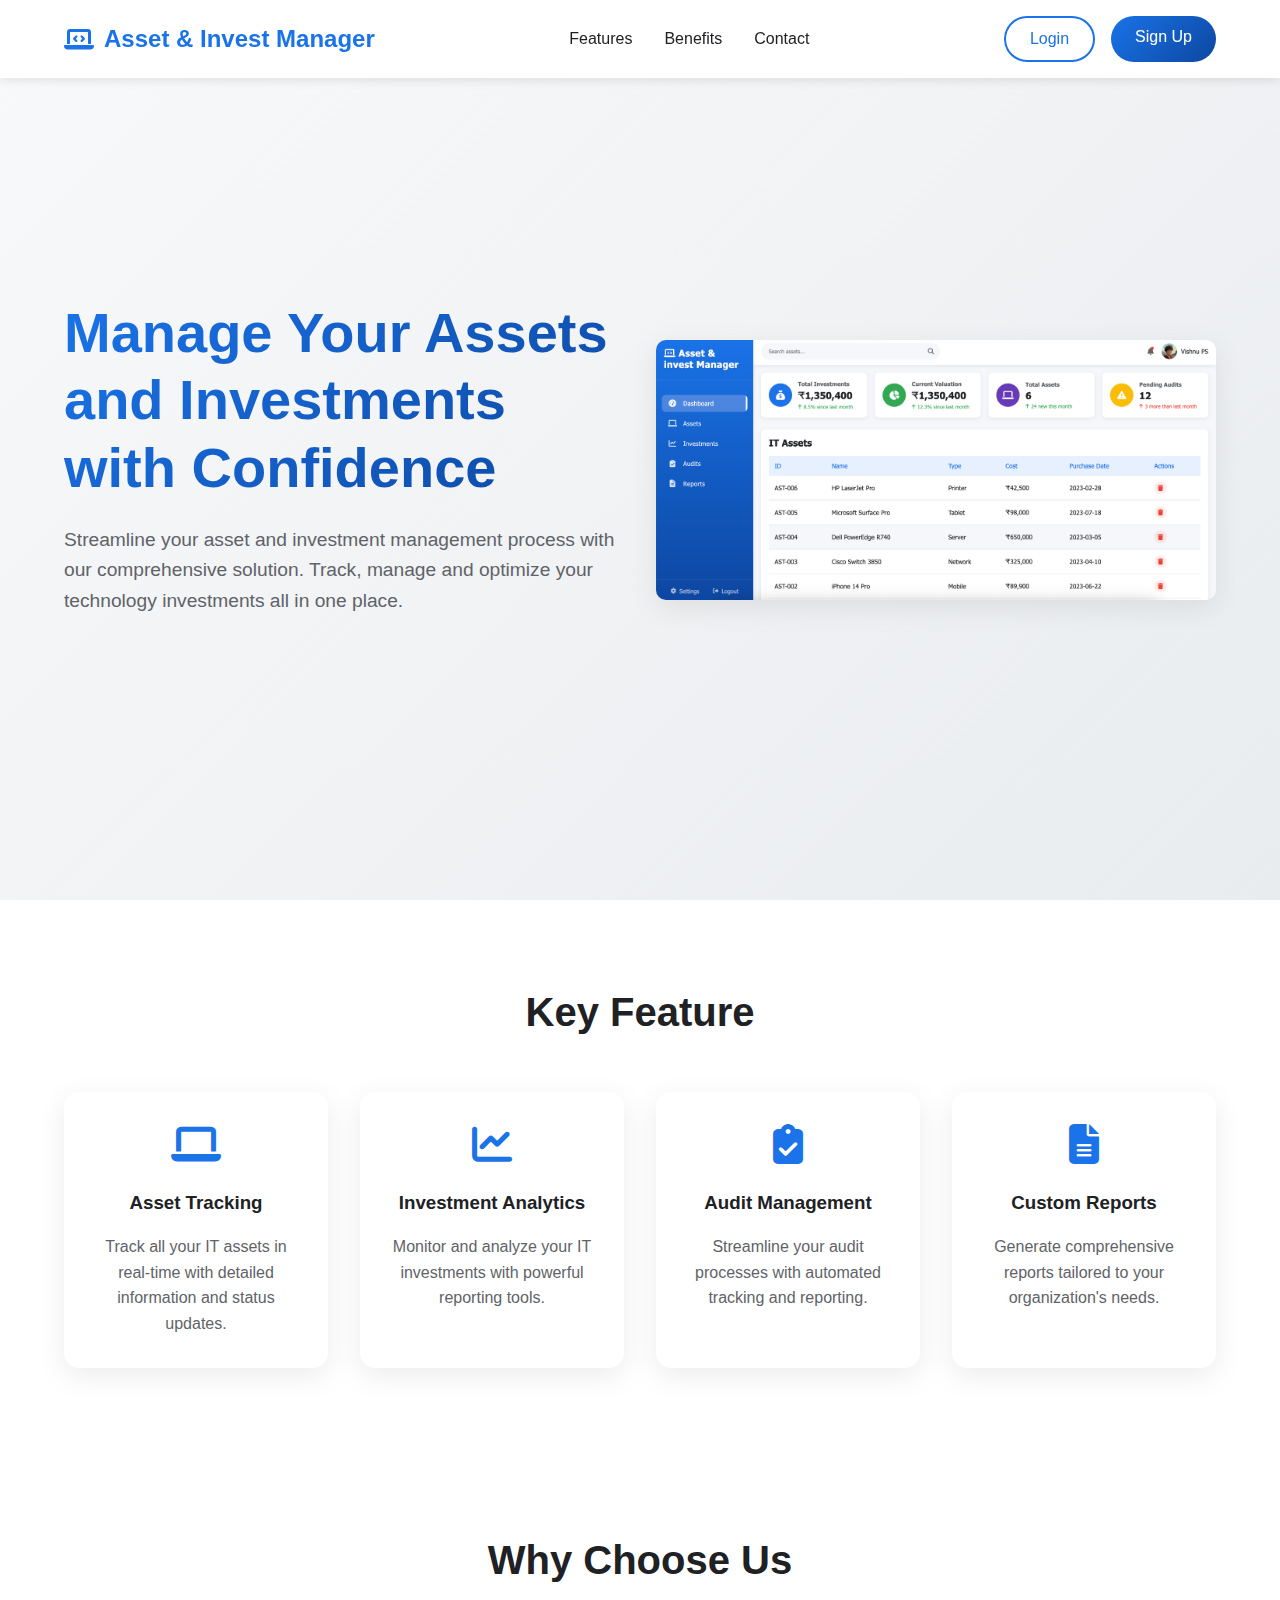
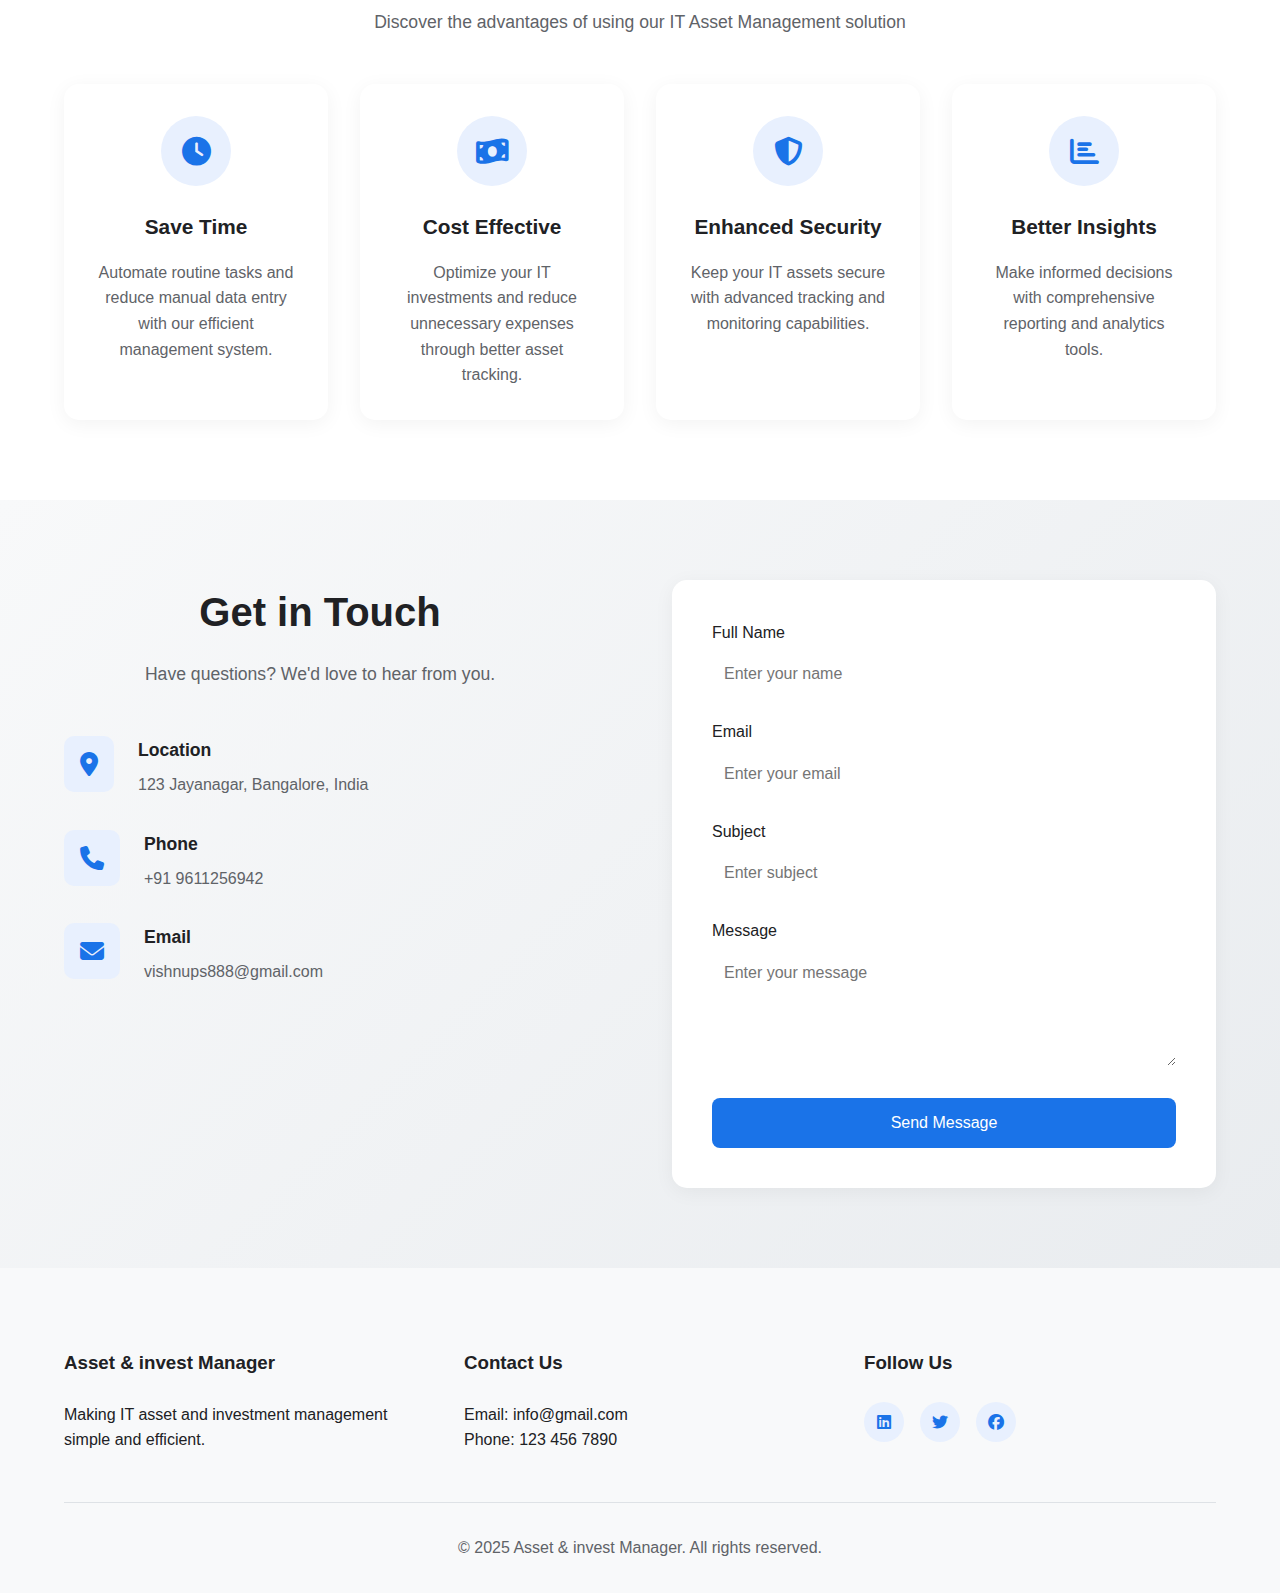
<file: index.html>
<!DOCTYPE html>
<html lang="en">
<head>
    <meta charset="UTF-8">
    <meta name="viewport" content="width=device-width, initial-scale=1.0">
    <title>Manager</title>
    <link rel="stylesheet" href="landing.css">
    <link rel="stylesheet" href="https://cdnjs.cloudflare.com/ajax/libs/font-awesome/6.4.0/css/all.min.css">
</head>
<body>
    <nav class="navbar">
        <div class="nav-brand">
            <i class="fas fa-laptop-code"></i>
            <span>Asset & Invest Manager</span>
        </div>
        <div class="nav-links">
            <a href="#features">Features</a>
            <a href="#benefits">Benefits</a>
            <a href="#contact">Contact</a>
        </div>
        <div class="nav-actions">
            <a href="login.php" class="login-btn">Login</a>
            <a href="signup.php" class="signup-btn">Sign Up</a>
        </div>
    </nav>

    <header class="hero">
        <div class="hero-content">
            <h1>Manage Your Assets and Investments with Confidence</h1>
            <p>Streamline your asset and investment management process with our comprehensive solution. Track, manage and optimize your technology investments all in one place.</p>
        </div>
        <div class="hero-image">
            <img src="dashboard.png" alt="Dashboard Preview">
        </div>
    </header>

    <section id="features" class="features">
        <h2>Key Feature</h2>
        <div class="feature-grid">
            <div class="feature-card">
                <i class="fas fa-laptop"></i>
                <h3>Asset Tracking</h3>
                <p>Track all your IT assets in real-time with detailed information and status updates.</p>
            </div>
            <div class="feature-card">
                <i class="fas fa-chart-line"></i>
                <h3>Investment Analytics</h3>
                <p>Monitor and analyze your IT investments with powerful reporting tools.</p>
            </div>
            <div class="feature-card">
                <i class="fas fa-clipboard-check"></i>
                <h3>Audit Management</h3>
                <p>Streamline your audit processes with automated tracking and reporting.</p>
            </div>
            <div class="feature-card">
                <i class="fas fa-file-alt"></i>
                <h3>Custom Reports</h3>
                <p>Generate comprehensive reports tailored to your organization's needs.</p>
            </div>
        </div>
    </section>

    <section id="benefits" class="benefits">
        <div class="section-header">
            <h2>Why Choose Us</h2>
            <p>Discover the advantages of using our IT Asset Management solution</p>
        </div>
        <div class="benefits-grid">
            <div class="benefit-card">
                <div class="benefit-icon">
                    <i class="fas fa-clock"></i>
                </div>
                <h3>Save Time</h3>
                <p>Automate routine tasks and reduce manual data entry with our efficient management system.</p>
            </div>
            <div class="benefit-card">
                <div class="benefit-icon">
                    <i class="fas fa-money-bill-wave"></i>
                </div>
                <h3>Cost Effective</h3>
                <p>Optimize your IT investments and reduce unnecessary expenses through better asset tracking.</p>
            </div>
            <div class="benefit-card">
                <div class="benefit-icon">
                    <i class="fas fa-shield-alt"></i>
                </div>
                <h3>Enhanced Security</h3>
                <p>Keep your IT assets secure with advanced tracking and monitoring capabilities.</p>
            </div>
            <div class="benefit-card">
                <div class="benefit-icon">
                    <i class="fas fa-chart-bar"></i>
                </div>
                <h3>Better Insights</h3>
                <p>Make informed decisions with comprehensive reporting and analytics tools.</p>
            </div>
        </div>
    </section>

    <section id="contact" class="contact">
        <div class="contact-container">
            <div class="contact-info">
                <div class="section-header">
                    <h2>Get in Touch</h2>
                    <p>Have questions? We'd love to hear from you.</p>
                </div>
                <div class="contact-details">
                    <div class="contact-item">
                        <i class="fas fa-map-marker-alt"></i>
                        <div>
                            <h3>Location</h3>
                            <p>123 Jayanagar, Bangalore, India</p>
                        </div>
                    </div>
                    <div class="contact-item">
                        <i class="fas fa-phone"></i>
                        <div>
                            <h3>Phone</h3>
                            <p>+91 9611256942</p>
                        </div>
                    </div>
                    <div class="contact-item">
                        <i class="fas fa-envelope"></i>
                        <div>
                            <h3>Email</h3>
                            <p>vishnups888@gmail.com</p>
                        </div>
                    </div>
                </div>
            </div>
            <div class="contact-form">
                <form>
                    <div class="form-group">
                        <label for="name">Full Name</label>
                        <input type="text" id="name" placeholder="Enter your name" required>
                    </div>
                    <div class="form-group">
                        <label for="email">Email</label>
                        <input type="email" id="email" placeholder="Enter your email" required>
                    </div>
                    <div class="form-group">
                        <label for="subject">Subject</label>
                        <input type="text" id="subject" placeholder="Enter subject" required>
                    </div>
                    <div class="form-group">
                        <label for="message">Message</label>
                        <textarea id="message" rows="5" placeholder="Enter your message" required></textarea>
                    </div>
                    <button type="submit" class="submit-btn">Send Message</button>
                </form>
            </div>
        </div>
    </section>

    <footer class="footer">
        <div class="footer-content">
            <div class="footer-section">
                <h3>Asset & invest Manager</h3>
                <p>Making IT asset and investment management simple and efficient.</p>
            </div>
            <div class="footer-section">
                <h3>Contact Us</h3>
                <p>Email: info@gmail.com</p>
                <p>Phone: 123 456 7890</p>
            </div>
            <div class="footer-section">
                <h3>Follow Us</h3>
                <div class="social-links">
                    <a href="#"><i class="fab fa-linkedin"></i></a>
                    <a href="#"><i class="fab fa-twitter"></i></a>
                    <a href="#"><i class="fab fa-facebook"></i></a>
                </div>
            </div>
        </div>
        <div class="footer-bottom">
            <p>&copy; 2025 Asset & invest Manager. All rights reserved.</p>
        </div>
    </footer>
</body>
</html>
</file>
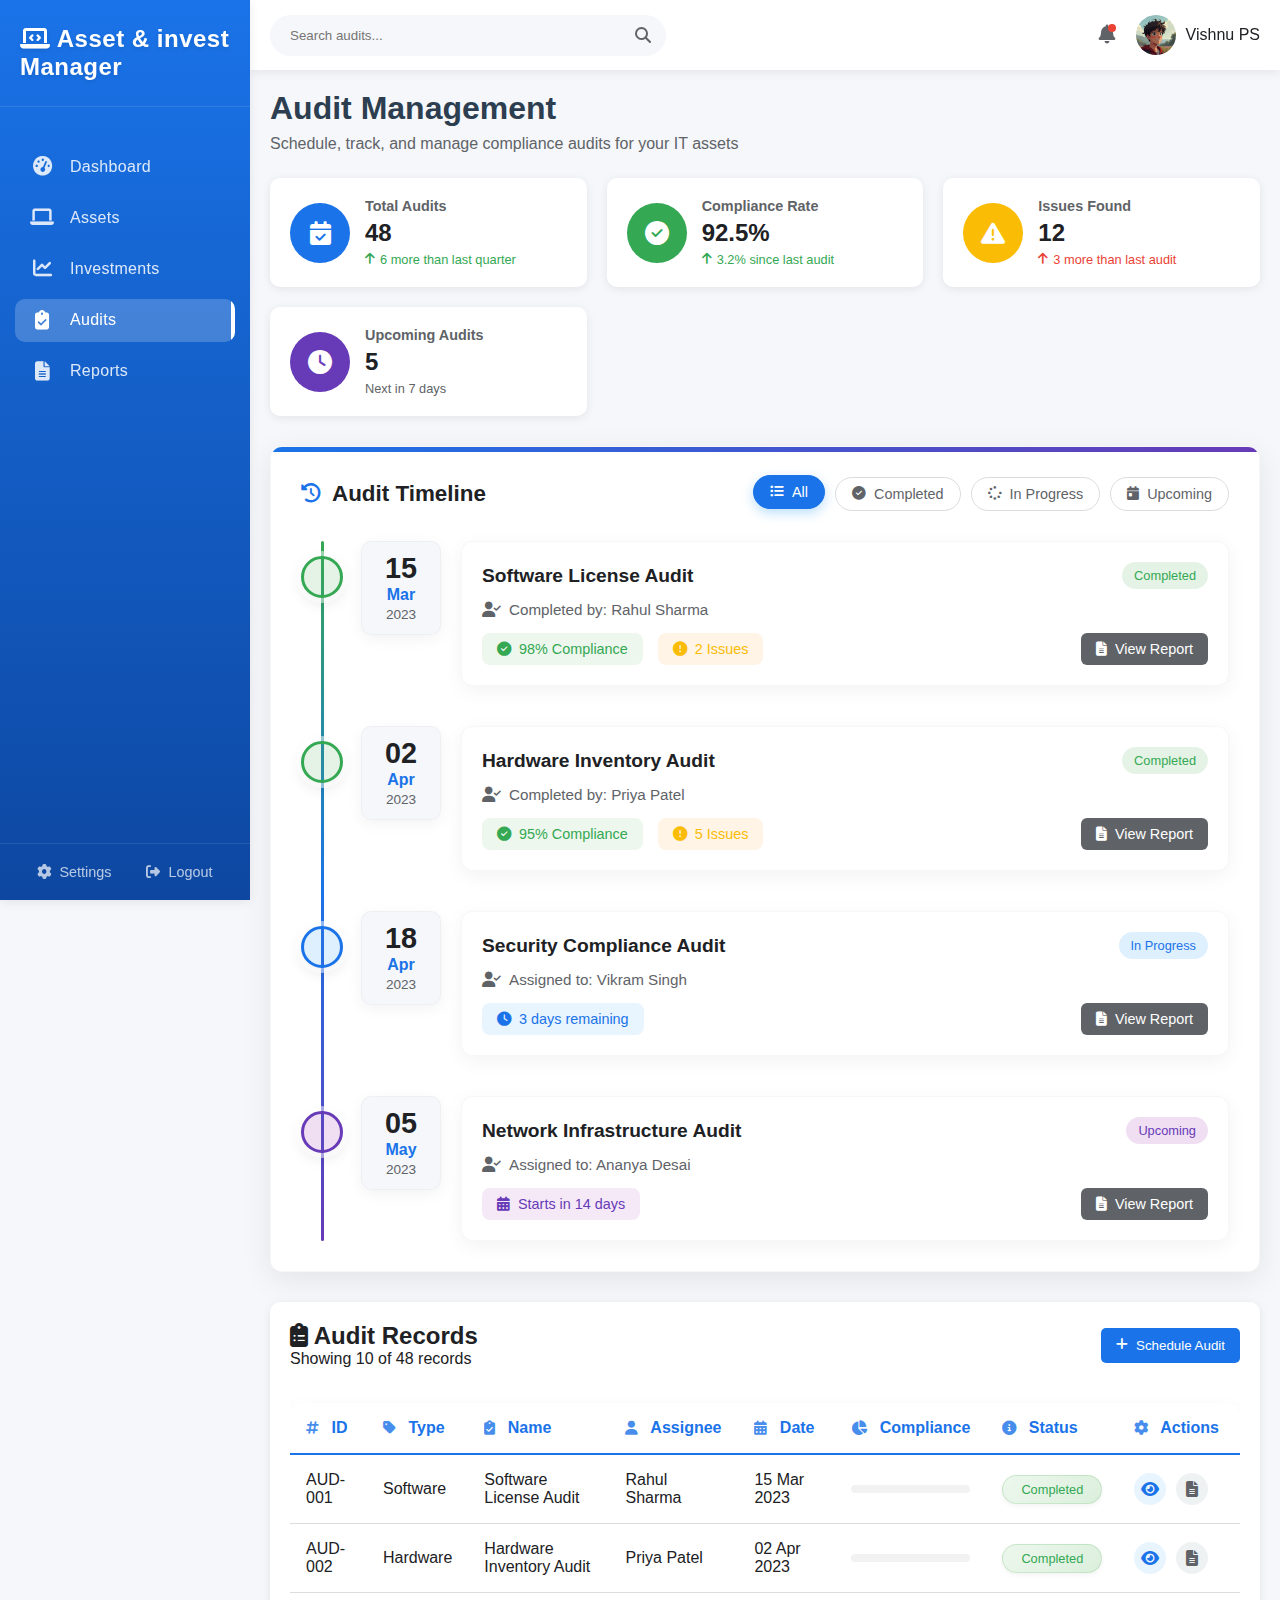
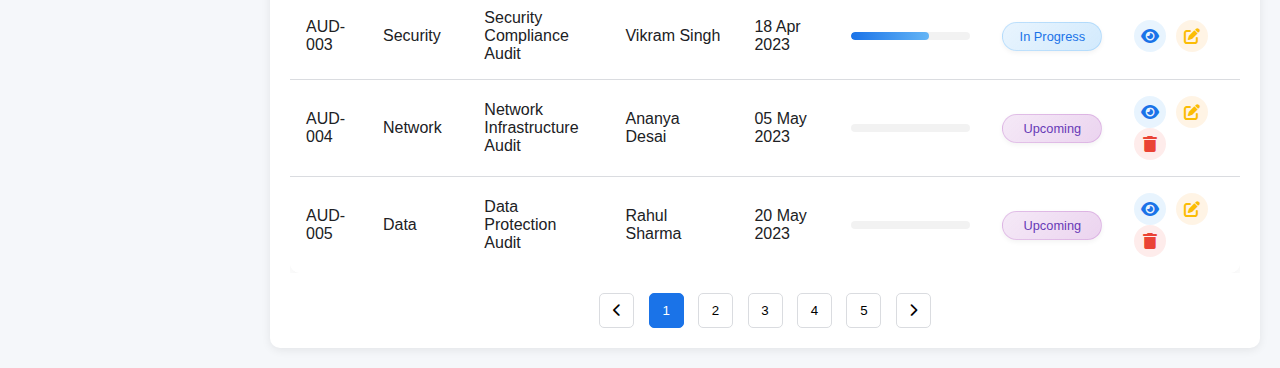
<file: audits.html>
<!DOCTYPE html>
<html lang="en">
<head>
    <meta charset="UTF-8">
    <meta name="viewport" content="width=device-width, initial-scale=1.0">
    <title>IT Asset Management - Audits</title>
    <link rel="stylesheet" href="styles.css">
    <link rel="stylesheet" href="https://cdnjs.cloudflare.com/ajax/libs/font-awesome/6.4.0/css/all.min.css">
</head>
<body>
    <div class="container">
    <!-- Sidebar Navigation -->
    <nav class="sidebar">
        <div class="logo">
            <h2><i class="fas fa-laptop-code"></i> Asset & invest Manager</h2>
        </div>
        <ul class="nav-links">
            <li><a href="dashboard.php"><i class="fas fa-tachometer-alt"></i> Dashboard</a></li>
            <li><a href="assets.php"><i class="fas fa-laptop"></i> Assets</a></li>
            <li><a href="investments.php"><i class="fas fa-chart-line"></i> Investments</a></li>
            <li class="active"><a href="audits.html"><i class="fas fa-clipboard-check"></i> Audits</a></li>
            <li><a href="reports.html"><i class="fas fa-file-alt"></i> Reports</a></li>
        </ul>
        <div class="sidebar-footer">
            <a href="settings.html"><i class="fas fa-cog"></i> Settings</a>
            <a href="index.html"><i class="fas fa-sign-out-alt"></i> Logout</a>
        </div>
    </nav>

        <!-- Main Content Area -->
        <main class="main-content">
            <!-- Top Bar -->
            <div class="top-bar">
                <div class="toggle-btn">
                    <i class="fas fa-bars"></i>
                </div>
                <div class="search-bar">
                    <input type="text" placeholder="Search audits...">
                    <i class="fas fa-search"></i>
                </div>
                <div class="user-profile">
                    <span class="notification-icon"><i class="fas fa-bell"></i></span>
                    <div class="profile-img">
                        <img src="profile.jpeg" alt="User Profile">
                    </div>
                    <span class="user-name">Vishnu PS</span>
                </div>
            </div>

            <!-- Audits Content -->
            <div class="dashboard-content">
                <div class="page-header">
                    <h1>Audit Management</h1>
                    <p>Schedule, track, and manage compliance audits for your IT assets</p>
                </div>

                <!-- Audit Summary Cards -->
                <div class="summary-cards">
                    <div class="card">
                        <div class="card-icon blue">
                            <i class="fas fa-calendar-check"></i>
                        </div>
                        <div class="card-info">
                            <h3>Total Audits</h3>
                            <p class="value">48</p>
                            <p class="change positive"><i class="fas fa-arrow-up"></i> 6 more than last quarter</p>
                        </div>
                    </div>
                    <div class="card">
                        <div class="card-icon green">
                            <i class="fas fa-check-circle"></i>
                        </div>
                        <div class="card-info">
                            <h3>Compliance Rate</h3>
                            <p class="value">92.5%</p>
                            <p class="change positive"><i class="fas fa-arrow-up"></i> 3.2% since last audit</p>
                        </div>
                    </div>
                    <div class="card">
                        <div class="card-icon orange">
                            <i class="fas fa-exclamation-triangle"></i>
                        </div>
                        <div class="card-info">
                            <h3>Issues Found</h3>
                            <p class="value">12</p>
                            <p class="change negative"><i class="fas fa-arrow-up"></i> 3 more than last audit</p>
                        </div>
                    </div>
                    <div class="card">
                        <div class="card-icon purple">
                            <i class="fas fa-clock"></i>
                        </div>
                        <div class="card-info">
                            <h3>Upcoming Audits</h3>
                            <p class="value">5</p>
                            <p class="change neutral">Next in 7 days</p>
                        </div>
                    </div>
                </div>

                <!-- Audit Timeline Section with Enhanced UI -->
                <div class="audit-timeline-section">
                    <div class="section-header">
                        <h2><i class="fas fa-history"></i> Audit Timeline</h2>
                        <div class="timeline-filters">
                            <button class="timeline-filter-btn active" data-filter="all">
                                <i class="fas fa-list-ul"></i> All
                            </button>
                            <button class="timeline-filter-btn" data-filter="completed">
                                <i class="fas fa-check-circle"></i> Completed
                            </button>
                            <button class="timeline-filter-btn" data-filter="in-progress">
                                <i class="fas fa-spinner fa-pulse"></i> In Progress
                            </button>
                            <button class="timeline-filter-btn" data-filter="upcoming">
                                <i class="fas fa-calendar-day"></i> Upcoming
                            </button>
                        </div>
                    </div>
                    <div class="audit-timeline">
                        <div class="timeline-item completed">
                            <div class="timeline-date">
                                <span class="date">15</span>
                                <span class="month">Mar</span>
                                <span class="year">2023</span>
                            </div>
                            <div class="timeline-content">
                                <div class="timeline-header">
                                    <h3>Software License Audit</h3>
                                    <span class="badge success">Completed</span>
                                </div>
                                <p class="timeline-assignee"><i class="fas fa-user-check"></i> Completed by: Rahul Sharma</p>
                                <div class="timeline-details">
                                    <div class="timeline-metric success">
                                        <i class="fas fa-check-circle"></i>
                                        <span>98% Compliance</span>
                                    </div>
                                    <div class="timeline-metric warning">
                                        <i class="fas fa-exclamation-circle"></i>
                                        <span>2 Issues</span>
                                    </div>
                                    <button class="view-report-btn"><i class="fas fa-file-alt"></i> View Report</button>
                                </div>
                            </div>
                        </div>
                        <div class="timeline-item completed">
                            <div class="timeline-date">
                                <span class="date">02</span>
                                <span class="month">Apr</span>
                                <span class="year">2023</span>
                            </div>
                            <div class="timeline-content">
                                <div class="timeline-header">
                                    <h3>Hardware Inventory Audit</h3>
                                    <span class="badge success">Completed</span>
                                </div>
                                <p class="timeline-assignee"><i class="fas fa-user-check"></i> Completed by: Priya Patel</p>
                                <div class="timeline-details">
                                    <div class="timeline-metric success">
                                        <i class="fas fa-check-circle"></i>
                                        <span>95% Compliance</span>
                                    </div>
                                    <div class="timeline-metric warning">
                                        <i class="fas fa-exclamation-circle"></i>
                                        <span>5 Issues</span>
                                    </div>
                                    <button class="view-report-btn"><i class="fas fa-file-alt"></i> View Report</button>
                                </div>
                            </div>
                        </div>
                        <div class="timeline-item in-progress">
                            <div class="timeline-date">
                                <span class="date">18</span>
                                <span class="month">Apr</span>
                                <span class="year">2023</span>
                            </div>
                            <div class="timeline-content">
                                <div class="timeline-header">
                                    <h3>Security Compliance Audit</h3>
                                    <span class="badge primary">In Progress</span>
                                </div>
                                <p class="timeline-assignee"><i class="fas fa-user-check"></i> Assigned to: Vikram Singh</p>
                                <div class="timeline-details">
                                    <div class="timeline-metric primary">
                                        <i class="fas fa-clock"></i>
                                        <span>3 days remaining</span>
                                    </div>
                                    <button class="view-report-btn"><i class="fas fa-file-alt"></i> View Report</button>
                                </div>
                            </div>
                        </div>
                        <div class="timeline-item upcoming">
                            <div class="timeline-date">
                                <span class="date">05</span>
                                <span class="month">May</span>
                                <span class="year">2023</span>
                            </div>
                            <div class="timeline-content">
                                <div class="timeline-header">
                                    <h3>Network Infrastructure Audit</h3>
                                    <span class="badge purple">Upcoming</span>
                                </div>
                                <p class="timeline-assignee"><i class="fas fa-user-check"></i> Assigned to: Ananya Desai</p>
                                <div class="timeline-details">
                                    <div class="timeline-metric purple">
                                        <i class="fas fa-calendar-alt"></i>
                                        <span>Starts in 14 days</span>
                                    </div>
                                    <button class="view-report-btn"><i class="fas fa-file-alt"></i> View Report</button>
                                </div>
                            </div>
                        </div>
                    </div>
                </div>

                <!-- Enhanced Audit Records Table -->
                <div class="table-section">
                    <div class="table-header">
                        <div class="header-left">
                            <h2><i class="fas fa-clipboard-list"></i> Audit Records</h2>
                            <span class="records-count">Showing 10 of 48 records</span>
                        </div>
                        <div class="table-actions">
                            <button class="add-btn" id="add-audit-btn"><i class="fas fa-plus"></i> Schedule Audit</button>
                        </div>
                    </div>
                    
                    <!-- Enhanced Table with Visual Improvements -->
                    <div class="table-container">
                        <table class="audits-table">
                            <thead>
                                <tr>
                                    <th><i class="fas fa-hashtag"></i> ID</th>
                                    <th><i class="fas fa-tag"></i> Type</th>
                                    <th><i class="fas fa-clipboard-check"></i> Name</th>
                                    <th><i class="fas fa-user"></i> Assignee</th>
                                    <th><i class="fas fa-calendar-alt"></i> Date</th>
                                    <th><i class="fas fa-chart-pie"></i> Compliance</th>
                                    <th><i class="fas fa-info-circle"></i> Status</th>
                                    <th><i class="fas fa-cog"></i> Actions</th>
                                </tr>
                            </thead>
                            <tbody>
                                <tr>
                                    <td>AUD-001</td>
                                    <td>Software</td>
                                    <td>Software License Audit</td>
                                    <td>Rahul Sharma</td>
                                    <td>15 Mar 2023</td>
                                    <td>
                                        <div class="progress-bar">
                                            <div class="progress" style="width: 98%"></div>
                                            <span>98%</span>
                                        </div>
                                    </td>
                                    <td><span class="status-badge completed">Completed</span></td>
                                    <td>
                                        <button class="action-btn view" title="View Details"><i class="fas fa-eye"></i></button>
                                        <button class="action-btn report" title="View Report"><i class="fas fa-file-alt"></i></button>
                                    </td>
                                </tr>
                                <tr>
                                    <td>AUD-002</td>
                                    <td>Hardware</td>
                                    <td>Hardware Inventory Audit</td>
                                    <td>Priya Patel</td>
                                    <td>02 Apr 2023</td>
                                    <td>
                                        <div class="progress-bar">
                                            <div class="progress" style="width: 95%"></div>
                                            <span>95%</span>
                                        </div>
                                    </td>
                                    <td><span class="status-badge completed">Completed</span></td>
                                    <td>
                                        <button class="action-btn view" title="View Details"><i class="fas fa-eye"></i></button>
                                        <button class="action-btn report" title="View Report"><i class="fas fa-file-alt"></i></button>
                                    </td>
                                </tr>
                                <tr>
                                    <td>AUD-003</td>
                                    <td>Security</td>
                                    <td>Security Compliance Audit</td>
                                    <td>Vikram Singh</td>
                                    <td>18 Apr 2023</td>
                                    <td>
                                        <div class="progress-bar">
                                            <div class="progress in-progress" style="width: 65%"></div>
                                            <span>65%</span>
                                        </div>
                                    </td>
                                    <td><span class="status-badge in-progress">In Progress</span></td>
                                    <td>
                                        <button class="action-btn view" title="View Details"><i class="fas fa-eye"></i></button>
                                        <button class="action-btn edit" title="Edit"><i class="fas fa-edit"></i></button>
                                    </td>
                                </tr>
                                <tr>
                                    <td>AUD-004</td>
                                    <td>Network</td>
                                    <td>Network Infrastructure Audit</td>
                                    <td>Ananya Desai</td>
                                    <td>05 May 2023</td>
                                    <td>
                                        <div class="progress-bar">
                                            <div class="progress upcoming" style="width: 0%"></div>
                                            <span>0%</span>
                                        </div>
                                    </td>
                                    <td><span class="status-badge upcoming">Upcoming</span></td>
                                    <td>
                                        <button class="action-btn view" title="View Details"><i class="fas fa-eye"></i></button>
                                        <button class="action-btn edit" title="Edit"><i class="fas fa-edit"></i></button>
                                        <button class="action-btn delete" title="Delete"><i class="fas fa-trash"></i></button>
                                    </td>
                                </tr>
                                <tr>
                                    <td>AUD-005</td>
                                    <td>Data</td>
                                    <td>Data Protection Audit</td>
                                    <td>Rahul Sharma</td>
                                    <td>20 May 2023</td>
                                    <td>
                                        <div class="progress-bar">
                                            <div class="progress upcoming" style="width: 0%"></div>
                                            <span>0%</span>
                                        </div>
                                    </td>
                                    <td><span class="status-badge upcoming">Upcoming</span></td>
                                    <td>
                                        <button class="action-btn view" title="View Details"><i class="fas fa-eye"></i></button>
                                        <button class="action-btn edit" title="Edit"><i class="fas fa-edit"></i></button>
                                        <button class="action-btn delete" title="Delete"><i class="fas fa-trash"></i></button>
                                    </td>
                                </tr>
                            </tbody>
                        </table>
                    </div>
                    
                    <!-- Enhanced Pagination -->
                    <div class="pagination">
                        <div class="pagination-controls">
                            <button class="page-btn disabled" title="Previous Page"><i class="fas fa-chevron-left"></i></button>
                            <button class="page-btn active">1</button>
                            <button class="page-btn">2</button>
                            <button class="page-btn">3</button>
                            <button class="page-btn">4</button>
                            <button class="page-btn">5</button>
                            <button class="page-btn" title="Next Page"><i class="fas fa-chevron-right"></i></button>
                        </div>
                    </div>
                </div>
            </div>
        </main>
    </div>

    <!-- Audit Modal -->
    <div class="modal" id="audit-modal">
        <div class="modal-content">
            <div class="modal-header">
                <h2>Schedule New Audit</h2>
                <button class="close-modal"><i class="fas fa-times"></i></button>
            </div>
            <div class="modal-body">
                <form id="audit-form">
                    <div class="form-row">
                        <div class="form-group">
                            <label for="audit-name">Audit Name</label>
                            <input type="text" id="audit-name" required>
                        </div>
                        <div class="form-group">
                            <label for="audit-type-select">Audit Type</label>
                            <select id="audit-type-select" required>
                                <option value="">Select Type</option>
                                <option value="Software">Software License</option>
                                <option value="Hardware">Hardware Inventory</option>
                                <option value="Security">Security Compliance</option>
                                <option value="Network">Network Infrastructure</option>
                                <option value="Data">Data Protection</option>
                            </select>
                        </div>
                    </div>
                    <div class="form-row">
                        <div class="form-group">
                            <label for="audit-assignee-select">Assignee</label>
                            <select id="audit-assignee-select" required>
                                <option value="">Select Assignee</option>
                                <option value="Rahul Sharma">Rahul Sharma</option>
                                <option value="Priya Patel">Priya Patel</option>
                                <option value="Vikram Singh">Vikram Singh</option>
                                <option value="Ananya Desai">Ananya Desai</option>
                            </select>
                        </div>
                        <div class="form-group">
                            <label for="audit-scope">Scope</label>
                            <select id="audit-scope" required>
                                <option value="">Select Scope</option>
                                <option value="Full">Full Organization</option>
                                <option value="Department">Specific Department</option>
                                <option value="Asset Group">Asset Group</option>
                            </select>
                        </div>
                    </div>
                    <div class="form-row">
                        <div class="form-group">
                            <label for="audit-start-date">Start Date</label>
                            <input type="date" id="audit-start-date" required>
                        </div>
                        <div class="form-group">
                            <label for="audit-end-date">End Date</label>
                            <input type="date" id="audit-end-date" required>
                        </div>
                    </div>
                    <div class="form-group full-width">
                        <label for="audit-description">Description & Objectives</label>
                        <textarea id="audit-description" rows="3"></textarea>
                    </div>
                    <div class="form-group full-width">
                        <label for="audit-checklist">Audit Checklist</label>
                        <div class="checklist-items">
                            <div class="checklist-item">
                                <input type="checkbox" id="check1" checked>
                                <label for="check1">Verify all assets are properly tagged</label>
                            </div>
                            <div class="checklist-item">
                                <input type="checkbox" id="check2" checked>
                                <label for="check2">Confirm software licenses match installations</label>
                            </div>
                            <div class="checklist-item">
                                <input type="checkbox" id="check3" checked>
                                <label for="check3">Check security compliance on all devices</label>
                            </div>
                            <div class="checklist-item">
                                <input type="checkbox" id="check4">
                                <label for="check4">Verify asset location matches records</label>
                            </div>
                            <div class="checklist-item">
                                <input type="checkbox" id="check5">
                                <label for="check5">Confirm all assets are accounted for</label>
                            </div>
                        </div>
                    </div>
                    <div class="form-actions">
                        <button type="button" class="cancel-btn">Cancel</button>
                        <button type="submit" class="submit-btn">Schedule Audit</button>
                    </div>
                </form>
            </div>
        </div>
    </div>

    <script src="audits.js"></script>
</body>
</html>
</file>
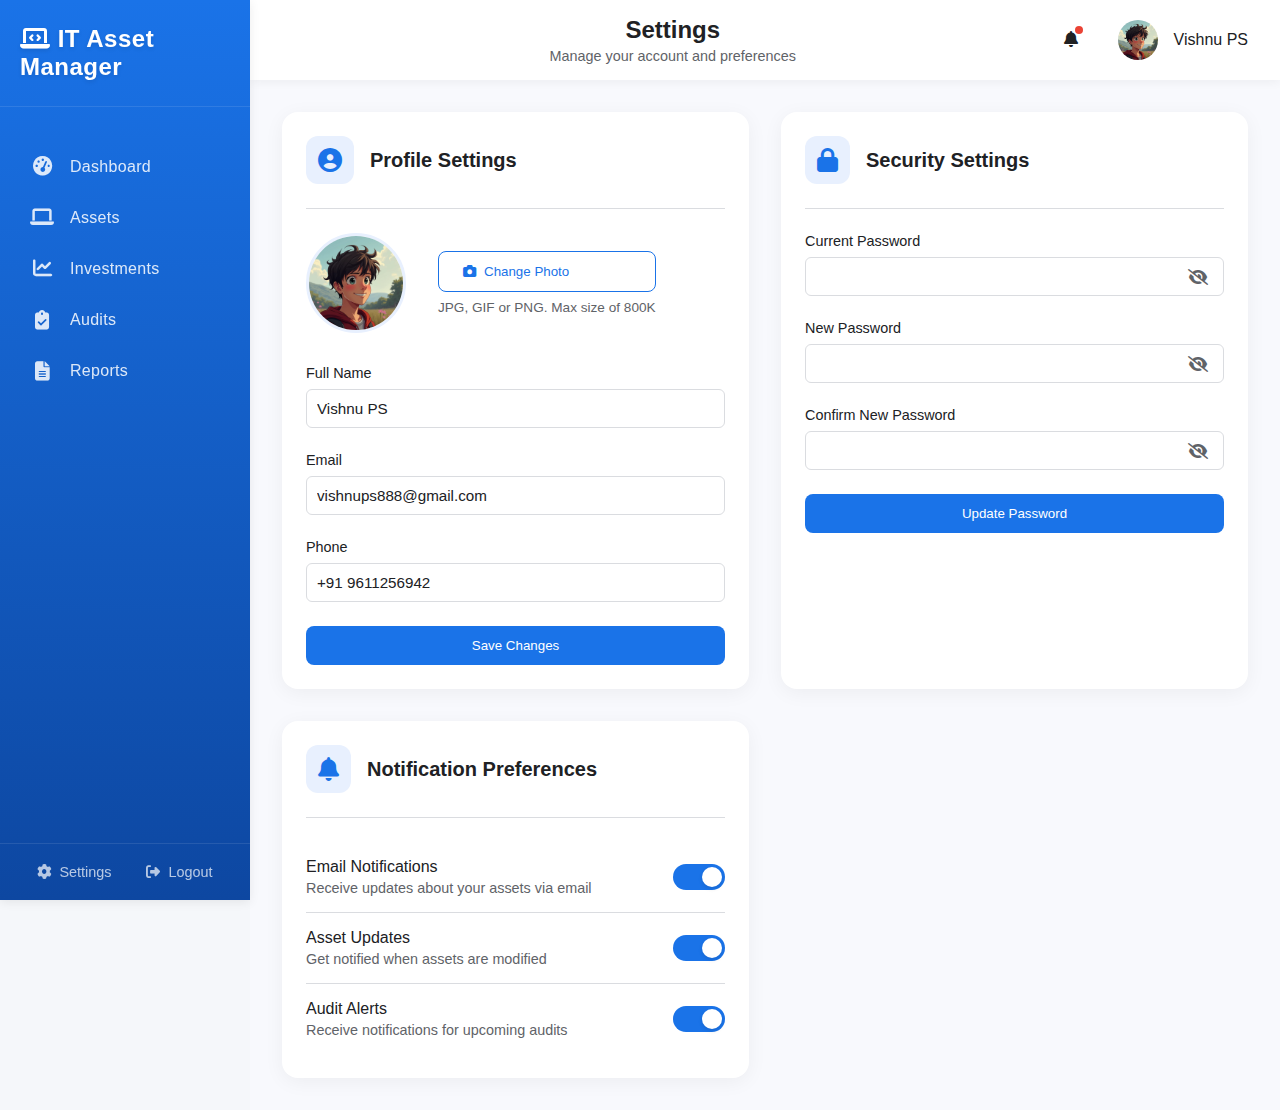
<file: settings.html>
<!DOCTYPE html>
<html lang="en">
<head>
    <meta charset="UTF-8">
    <meta name="viewport" content="width=device-width, initial-scale=1.0">
    <title>IT Asset Management - Settings</title>
    <link rel="stylesheet" href="setting.css">
    <link rel="stylesheet" href="https://cdnjs.cloudflare.com/ajax/libs/font-awesome/6.4.0/css/all.min.css">
</head>
<body>
    <div class="container">
        <!-- Sidebar Navigation -->
        <nav class="sidebar">
            <div class="logo">
                <h2><i class="fas fa-laptop-code"></i> IT Asset Manager</h2>
            </div>
            <ul class="nav-links">
                <li><a href="dashboard.php"><i class="fas fa-tachometer-alt"></i> Dashboard</a></li>
                <li><a href="assets.php"><i class="fas fa-laptop"></i> Assets</a></li>
                <li><a href="investments.php"><i class="fas fa-chart-line"></i> Investments</a></li>
                <li><a href="audits.html"><i class="fas fa-clipboard-check"></i> Audits</a></li>
                <li><a href="reports.html"><i class="fas fa-file-alt"></i> Reports</a></li>
            </ul>
            <div class="sidebar-footer">
                <a href="settings.html" class="active"><i class="fas fa-cog"></i> Settings</a>
                <a href="index.html"><i class="fas fa-sign-out-alt"></i> Logout</a>
            </div>
        </nav>

        <!-- Main Content Area -->
        <main class="main-content">
            <!-- Top Bar -->
            <div class="top-bar">
                <div class="toggle-btn">
                </div>
                <div class="page-title">
                    <h1>Settings</h1>
                    <p>Manage your account and preferences</p>
                </div>
                <div class="user-profile">
                    <span class="notification-icon">
                        <i class="fas fa-bell"></i>
                        <span class="notification-badge"></span>
                    </span>
                    <div class="profile-img">
                        <img src="profile.jpeg" alt="User Profile">
                    </div>
                    <span class="user-name">Vishnu PS</span>
                </div>
            </div>

            <!-- Settings Content -->
            <div class="settings-content">
                <div class="settings-grid">
                    <!-- Profile Settings -->
                    <div class="settings-card">
                        <div class="card-header">
                            <i class="fas fa-user-circle"></i>
                            <h3>Profile Settings</h3>
                        </div>
                        <form class="settings-form">
                            <div class="profile-section">
                                <div class="profile-upload">
                                    <img src="profile.jpeg" alt="Profile">
                                    <div class="upload-actions">
                                        <button type="button" class="upload-btn">
                                            <i class="fas fa-camera"></i>
                                            Change Photo
                                        </button>
                                        <span class="upload-hint">JPG, GIF or PNG. Max size of 800K</span>
                                    </div>
                                </div>
                            </div>
                            <div class="form-group">
                                <label>Full Name</label>
                                <input type="text" value="Vishnu PS" class="form-input">
                            </div>
                            <div class="form-group">
                                <label>Email</label>
                                <input type="email" value="vishnups888@gmail.com" class="form-input">
                            </div>
                            <div class="form-group">
                                <label>Phone</label>
                                <input type="tel" value="+91 9611256942" class="form-input">
                            </div>
                            <button type="submit" class="btn-primary">Save Changes</button>
                        </form>
                    </div>

                    <!-- Password Settings -->
                    <div class="settings-card">
                        <div class="card-header">
                            <i class="fas fa-lock"></i>
                            <h3>Security Settings</h3>
                        </div>
                        <form class="settings-form">
                            <div class="form-group">
                                <label>Current Password</label>
                                <div class="password-input">
                                    <input type="password" class="form-input">
                                    <i class="fas fa-eye-slash"></i>
                                </div>
                            </div>
                            <div class="form-group">
                                <label>New Password</label>
                                <div class="password-input">
                                    <input type="password" class="form-input">
                                    <i class="fas fa-eye-slash"></i>
                                </div>
                            </div>
                            <div class="form-group">
                                <label>Confirm New Password</label>
                                <div class="password-input">
                                    <input type="password" class="form-input">
                                    <i class="fas fa-eye-slash"></i>
                                </div>
                            </div>
                            <button type="submit" class="btn-primary">Update Password</button>
                        </form>
                    </div>

                    <!-- Notification Settings -->
                    <div class="settings-card">
                        <div class="card-header">
                            <i class="fas fa-bell"></i>
                            <h3>Notification Preferences</h3>
                        </div>
                        <div class="settings-toggles">
                            <div class="toggle-item">
                                <div class="toggle-info">
                                    <h4>Email Notifications</h4>
                                    <p>Receive updates about your assets via email</p>
                                </div>
                                <label class="switch">
                                    <input type="checkbox" checked>
                                    <span class="slider"></span>
                                </label>
                            </div>
                            <div class="toggle-item">
                                <div class="toggle-info">
                                    <h4>Asset Updates</h4>
                                    <p>Get notified when assets are modified</p>
                                </div>
                                <label class="switch">
                                    <input type="checkbox" checked>
                                    <span class="slider"></span>
                                </label>
                            </div>
                            <div class="toggle-item">
                                <div class="toggle-info">
                                    <h4>Audit Alerts</h4>
                                    <p>Receive notifications for upcoming audits</p>
                                </div>
                                <label class="switch">
                                    <input type="checkbox" checked>
                                    <span class="slider"></span>
                                </label>
                            </div>
                        </div>
                    </div>
                </div>
            </div>
        </main>
    </div>

    <script src="script.js"></script>
</body>
</html>
</file>
<file: landing.css>
:root {
    --primary-color: #1a73e8;
    --primary-dark: #0d47a1;
    --primary-light: #e8f0fe;
    --secondary-color: #5f6368;
    --text-color: #202124;
    --text-light: #5f6368;
    --background-color: #ffffff;
    --card-shadow: 0 8px 30px rgba(0, 0, 0, 0.08);
    --transition: all 0.3s ease;
}

* {
    margin: 0;
    padding: 0;
    box-sizing: border-box;
    font-family: 'Segoe UI', Tahoma, Geneva, Verdana, sans-serif;
}

body {
    background-color: var(--background-color);
    color: var(--text-color);
    line-height: 1.6;
}

/* Navbar Styles */
.navbar {
    display: flex;
    justify-content: space-between;
    align-items: center;
    padding: 1rem 5%;
    background-color: white;
    box-shadow: 0 2px 10px rgba(0, 0, 0, 0.1);
    position: fixed;
    width: 100%;
    top: 0;
    z-index: 1000;
}

.nav-brand {
    display: flex;
    align-items: center;
    gap: 10px;
    font-size: 1.5rem;
    font-weight: 600;
    color: var(--primary-color);
}

.nav-links {
    display: flex;
    gap: 2rem;
}

.nav-links a {
    text-decoration: none;
    color: var(--text-color);
    font-weight: 500;
    transition: var(--transition);
}

.nav-links a:hover {
    color: var(--primary-color);
}

.nav-actions {
    display: flex;
    gap: 1rem;
}

.login-btn, .signup-btn {
    padding: 0.5rem 1.5rem;
    border-radius: 25px;
    text-decoration: none;
    font-weight: 500;
    transition: var(--transition);
}

.login-btn {
    color: var(--primary-color);
    border: 2px solid var(--primary-color);
}

.signup-btn {
    background: linear-gradient(135deg, var(--primary-color), var(--primary-dark));
    color: white;
}

.login-btn:hover, .signup-btn:hover {
    transform: translateY(-2px);
    box-shadow: 0 5px 15px rgba(0, 0, 0, 0.1);
}

/* Hero Section */
.hero {
    display: flex;
    align-items: center;
    justify-content: space-between;
    padding: 8rem 5% 5rem;
    background: linear-gradient(135deg, #f8f9fa 0%, #e9ecef 100%);
    min-height: 100vh;
}

.hero-content {
    flex: 1;
    max-width: 600px;
}

.hero h1 {
    font-size: 3.5rem;
    margin-bottom: 1.5rem;
    line-height: 1.2;
    background: linear-gradient(135deg, var(--primary-color), var(--primary-dark));
    -webkit-background-clip: text;
    -webkit-text-fill-color: transparent;
}

.hero p {
    font-size: 1.2rem;
    color: var(--text-light);
    margin-bottom: 2rem;
}

.hero-buttons {
    display: flex;
    gap: 1rem;
}

.demo-btn, .learn-btn {
    padding: 1rem 2rem;
    border-radius: 30px;
    text-decoration: none;
    font-weight: 500;
    transition: var(--transition);
}

.demo-btn {
    background: linear-gradient(135deg, var(--primary-color), var(--primary-dark));
    color: white;
}

.learn-btn {
    background: white;
    color: var(--primary-color);
    border: 2px solid var(--primary-color);
}

.hero-image {
    flex: 1;
    max-width: 600px;
    margin-left: 2rem;
}

.hero-image img {
    width: 100%;
    height: auto;
    border-radius: 10px;
    box-shadow: var(--card-shadow);
}

/* Features Section */
.features {
    padding: 5rem 5%;
    text-align: center;
}

.features h2 {
    font-size: 2.5rem;
    margin-bottom: 3rem;
    color: var(--text-color);
}

.feature-grid {
    display: grid;
    grid-template-columns: repeat(auto-fit, minmax(250px, 1fr));
    gap: 2rem;
}

.feature-card {
    background: white;
    padding: 2rem;
    border-radius: 15px;
    box-shadow: var(--card-shadow);
    transition: var(--transition);
}

.feature-card:hover {
    transform: translateY(-10px);
}

.feature-card i {
    font-size: 2.5rem;
    color: var(--primary-color);
    margin-bottom: 1.5rem;
}

.feature-card h3 {
    margin-bottom: 1rem;
    color: var(--text-color);
}

.feature-card p {
    color: var(--text-light);
}

/* CTA Section */
.cta {
    background: linear-gradient(135deg, var(--primary-color), var(--primary-dark));
    padding: 5rem 5%;
    text-align: center;
    color: white;
}

.cta h2 {
    font-size: 2.5rem;
    margin-bottom: 1.5rem;
}

.cta p {
    font-size: 1.2rem;
    margin-bottom: 2rem;
    opacity: 0.9;
}

.cta-btn {
    display: inline-block;
    padding: 1rem 2.5rem;
    background: white;
    color: var(--primary-color);
    text-decoration: none;
    border-radius: 30px;
    font-weight: 500;
    transition: var(--transition);
}

.cta-btn:hover {
    transform: translateY(-3px);
    box-shadow: 0 5px 20px rgba(255, 255, 255, 0.3);
}

/* Footer */
.footer {
    background: #f8f9fa;
    padding: 5rem 5% 2rem;
}

.footer-content {
    display: grid;
    grid-template-columns: repeat(auto-fit, minmax(200px, 1fr));
    gap: 3rem;
    margin-bottom: 3rem;
}

.footer-section h3 {
    color: var(--text-color);
    margin-bottom: 1.5rem;
}

.footer-section a {
    display: block;
    color: var(--text-light);
    text-decoration: none;
    margin-bottom: 0.8rem;
    transition: var(--transition);
}

.footer-section a:hover {
    color: var(--primary-color);
}

.social-links {
    display: flex;
    gap: 1rem;
}

.social-links a {
    width: 40px;
    height: 40px;
    border-radius: 50%;
    background: var(--primary-light);
    display: flex;
    align-items: center;
    justify-content: center;
    color: var(--primary-color);
    transition: var(--transition);
}

.social-links a:hover {
    background: var(--primary-color);
    color: white;
    transform: translateY(-3px);
}

.footer-bottom {
    text-align: center;
    padding-top: 2rem;
    border-top: 1px solid #dee2e6;
    color: var(--text-light);
}

/* Benefits Section */
.benefits {
    padding: 5rem 5%;
    background-color: var(--background-color);
}

.section-header {
    text-align: center;
    margin-bottom: 3rem;
}

.section-header h2 {
    font-size: 2.5rem;
    color: var(--text-color);
    margin-bottom: 1rem;
}

.section-header p {
    color: var(--text-light);
    font-size: 1.1rem;
}

.benefits-grid {
    display: grid;
    grid-template-columns: repeat(auto-fit, minmax(250px, 1fr));
    gap: 2rem;
    max-width: 1200px;
    margin: 0 auto;
}

.benefit-card {
    background: white;
    padding: 2rem;
    border-radius: 15px;
    text-align: center;
    box-shadow: 0 4px 20px rgba(0, 0, 0, 0.05);
    transition: transform 0.3s ease;
}

.benefit-card:hover {
    transform: translateY(-10px);
}

.benefit-icon {
    width: 70px;
    height: 70px;
    background: var(--primary-light);
    border-radius: 50%;
    display: flex;
    align-items: center;
    justify-content: center;
    margin: 0 auto 1.5rem;
}

.benefit-icon i {
    font-size: 1.8rem;
    color: var(--primary-color);
}

.benefit-card h3 {
    color: var(--text-color);
    font-size: 1.3rem;
    margin-bottom: 1rem;
}

.benefit-card p {
    color: var(--text-light);
    line-height: 1.6;
}

/* Contact Section */
.contact {
    padding: 5rem 5%;
    background: linear-gradient(135deg, #f8f9fa 0%, #e9ecef 100%);
}

.contact-container {
    max-width: 1200px;
    margin: 0 auto;
    display: grid;
    grid-template-columns: 1fr 1fr;
    gap: 4rem;
    align-items: start;
}

.contact-info {
    padding-right: 2rem;
}

.contact-details {
    margin-top: 2rem;
}

.contact-item {
    display: flex;
    align-items: flex-start;
    gap: 1.5rem;
    margin-bottom: 2rem;
}

.contact-item i {
    font-size: 1.5rem;
    color: var(--primary-color);
    background: var(--primary-light);
    padding: 1rem;
    border-radius: 10px;
}

.contact-item h3 {
    color: var(--text-color);
    font-size: 1.1rem;
    margin-bottom: 0.5rem;
}

.contact-item p {
    color: var(--text-light);
}

.contact-form {
    background: white;
    padding: 2.5rem;
    border-radius: 15px;
    box-shadow: 0 4px 20px rgba(0, 0, 0, 0.05);
}

.form-group {
    margin-bottom: 1.5rem;
}

.form-group label {
    display: block;
    margin-bottom: 0.5rem;
    color: var(--text-color);
    font-weight: 500;
}

.form-group input,
.form-group textarea {
    width: 100%;
    padding: 0.75rem;
    border: 1px solid var(--border-color);
    border-radius: 8px;
    font-size: 1rem;
    transition: all 0.3s ease;
}

.form-group input:focus,
.form-group textarea:focus {
    border-color: var(--primary-color);
    box-shadow: 0 0 0 3px var(--primary-light);
    outline: none;
}

.submit-btn {
    width: 100%;
    padding: 1rem;
    background: var(--primary-color);
    color: white;
    border: none;
    border-radius: 8px;
    font-size: 1rem;
    font-weight: 500;
    cursor: pointer;
    transition: all 0.3s ease;
}

.submit-btn:hover {
    background: var(--primary-dark);
    transform: translateY(-2px);
    box-shadow: 0 4px 12px rgba(26, 115, 232, 0.2);
}

/* Responsive Design */
@media (max-width: 768px) {
    .navbar {
        padding: 1rem;
    }

    .nav-links {
        display: none;
    }

    .hero {
        flex-direction: column;
        text-align: center;
        padding: 6rem 1rem 3rem;
    }

    .hero h1 {
        font-size: 2.5rem;
    }

    .hero-image {
        margin: 3rem 0 0;
    }

    .features {
        padding: 3rem 1rem;
    }

    .cta {
        padding: 3rem 1rem;
    }

    .footer {
        padding: 3rem 1rem 1rem;
    }

    .contact-container {
        grid-template-columns: 1fr;
        gap: 2rem;
    }

    .contact-info {
        padding-right: 0;
    }

    .section-header h2 {
        font-size: 2rem;
    }
}
</file>
<file: styles.css>
/* Base Styles and Variables */
:root {
    --primary-color: #1a73e8;
    --primary-light: #e8f0fe;
    --secondary-color: #5f6368;
    --success-color: #34a853;
    --warning-color: #fbbc05;
    --danger-color: #ea4335;
    --purple-color: #673ab7;
    --background-color: #f5f7fa;
    --card-color: #ffffff;
    --text-color: #202124;
    --text-light: #5f6368;
    --border-color: #dadce0;
    --sidebar-width: 250px;
    --topbar-height: 70px;
    --shadow: 0 2px 10px rgba(0, 0, 0, 0.08);
    --transition: all 0.3s ease;
}

* {
    margin: 0;
    padding: 0;
    box-sizing: border-box;
    font-family: 'Segoe UI', Tahoma, Geneva, Verdana, sans-serif;
}

body {
    background-color: var(--background-color);
    color: var(--text-color);
}

.container {
    display: flex;
    min-height: 100vh;
}

/* Sidebar Styles */
.sidebar {
    width: var(--sidebar-width);
    background: linear-gradient(to bottom, #1a73e8, #0d47a1);
    box-shadow: var(--shadow);
    display: flex;
    flex-direction: column;
    position: fixed;
    height: 100%;
    z-index: 100;
    transition: var(--transition);
    color: white;
}

.logo {
    padding: 25px 20px;
    border-bottom: 1px solid rgba(255, 255, 255, 0.1);
    display: flex;
    align-items: center;
    justify-content: center;
}

.logo h2 {
    color: white;
    font-size: 1.5rem;
    font-weight: 600;
    letter-spacing: 0.5px;
    text-shadow: 0 2px 4px rgba(0, 0, 0, 0.1);
}

.nav-links {
    list-style: none;
    margin-top: 30px;
    flex: 1;
    padding: 0 15px;
}

.nav-links li {
    margin: 8px 0;
    border-radius: 10px;
    transition: all 0.4s ease;
    position: relative;
    overflow: hidden;
}

.nav-links li::before {
    content: '';
    position: absolute;
    left: 0;
    top: 0;
    height: 100%;
    width: 0;
    background-color: rgba(255, 255, 255, 0.1);
    z-index: -1;
    transition: width 0.3s ease;
    border-radius: 10px;
}

.nav-links li:hover::before {
    width: 100%;
}

.nav-links li.active {
    background-color: rgba(255, 255, 255, 0.2);
}

.nav-links li.active::after {
    content: '';
    position: absolute;
    right: 0;
    top: 0;
    height: 100%;
    width: 4px;
    background-color: white;
    border-radius: 0 10px 10px 0;
}

.nav-links a {
    text-decoration: none;
    color: rgba(255, 255, 255, 0.85);
    display: flex;
    align-items: center;
    padding: 12px 15px;
    font-weight: 500;
    letter-spacing: 0.3px;
    transition: all 0.3s ease;
}

.nav-links li.active a {
    color: white;
}

.nav-links li:hover a {
    color: white;
    transform: translateX(5px);
}

.nav-links a i {
    margin-right: 15px;
    font-size: 1.2rem;
    min-width: 25px;
    display: flex;
    justify-content: center;
    transition: all 0.3s ease;
}

.nav-links li:hover a i {
    transform: scale(1.2);
}

.sidebar-footer {
    padding: 20px;
    border-top: 1px solid rgba(255, 255, 255, 0.1);
    display: flex;
    justify-content: space-around;
    margin-top: auto;
}

.sidebar-footer a {
    text-decoration: none;
    color: rgba(255, 255, 255, 0.7);
    font-size: 0.9rem;
    display: flex;
    align-items: center;
    transition: all 0.3s ease;
}

.sidebar-footer a i {
    margin-right: 8px;
}

.sidebar-footer a:hover {
    color: white;
    transform: translateY(-2px);
}

/* Main Content Styles */
.main-content {
    flex: 1;
    margin-left: var(--sidebar-width);
    transition: var(--transition);
}

/* Top Bar Styles */
.top-bar {
    height: var(--topbar-height);
    background-color: var(--card-color);
    box-shadow: var(--shadow);
    display: flex;
    align-items: center;
    justify-content: space-between;
    padding: 0 20px;
    position: sticky;
    top: 0;
    z-index: 99;
}

.toggle-btn {
    display: none;
    cursor: pointer;
    font-size: 1.5rem;
    color: var(--text-light);
}

.search-bar {
    display: flex;
    align-items: center;
    background-color: var(--background-color);
    border-radius: 30px;
    padding: 8px 15px;
    width: 40%;
}

.search-bar input {
    border: none;
    background: transparent;
    outline: none;
    width: 100%;
    padding: 5px;
    color: var(--text-color);
}

.search-bar i {
    color: var(--text-light);
    margin-left: 10px;
}

.user-profile {
    display: flex;
    align-items: center;
}

.notification-icon {
    margin-right: 20px;
    font-size: 1.2rem;
    color: var(--text-light);
    cursor: pointer;
    position: relative;
}

.notification-icon::after {
    content: '';
    position: absolute;
    top: 0;
    right: 0;
    width: 8px;
    height: 8px;
    background-color: var(--danger-color);
    border-radius: 50%;
}

.profile-img {
    width: 40px;
    height: 40px;
    border-radius: 50%;
    overflow: hidden;
    margin-right: 10px;
}

.profile-img img {
    width: 100%;
    height: 100%;
    object-fit: cover;
}

.user-name {
    font-weight: 500;
}

/* Dashboard Content Styles */
.dashboard-content {
    padding: 20px;
}

/* Summary Cards Styles */
.summary-cards {
    display: grid;
    grid-template-columns: repeat(auto-fit, minmax(250px, 1fr));
    gap: 20px;
    margin-bottom: 30px;
}

.card {
    background-color: var(--card-color);
    border-radius: 10px;
    box-shadow: var(--shadow);
    padding: 20px;
    display: flex;
    align-items: center;
    transition: var(--transition);
}

.card:hover {
    transform: translateY(-5px);
    box-shadow: 0 5px 15px rgba(0, 0, 0, 0.1);
}

.card-icon {
    width: 60px;
    height: 60px;
    border-radius: 50%;
    display: flex;
    align-items: center;
    justify-content: center;
    margin-right: 15px;
    font-size: 1.5rem;
    color: white;
}

.card-icon.blue {
    background-color: var(--primary-color);
}

.card-icon.green {
    background-color: var(--success-color);
}

.card-icon.purple {
    background-color: var(--purple-color);
}

.card-icon.orange {
    background-color: var(--warning-color);
}

.card-info h3 {
    font-size: 0.9rem;
    color: var(--text-light);
    margin-bottom: 5px;
}

.card-info .value {
    font-size: 1.5rem;
    font-weight: 600;
    margin-bottom: 5px;
}

.card-info .change {
    font-size: 0.8rem;
    display: flex;
    align-items: center;
}

.change.positive {
    color: var(--success-color);
}

.change.negative {
    color: var(--danger-color);
}

.change i {
    margin-right: 5px;
}

/* Table Section Styles */
.table-section {
    background-color: var(--card-color);
    border-radius: 10px;
    box-shadow: var(--shadow);
    padding: 20px;
}

.table-header {
    display: flex;
    justify-content: space-between;
    align-items: center;
    margin-bottom: 20px;
}

.add-btn {
    background-color: var(--primary-color);
    color: white;
    border: none;
    border-radius: 5px;
    padding: 10px 15px;
    cursor: pointer;
    display: flex;
    align-items: center;
    transition: var(--transition);
}

.add-btn i {
    margin-right: 8px;
}

.add-btn:hover {
    background-color: #0d5bcd;
}

.table-container {
    overflow-x: auto;
}

.assets-table {
    width: 100%;
    border-collapse: collapse;
}

.assets-table th, .assets-table td {
    padding: 15px;
    text-align: left;
    border-bottom: 1px solid var(--border-color);
}

.assets-table th {
    background-color: var(--primary-light);
    color: var(--primary-color);
    font-weight: 500;
}

.assets-table tr:hover {
    background-color: var(--background-color);
}

.action-btn {
    background: none;
    border: none;
    cursor: pointer;
    font-size: 1rem;
    margin-right: 5px;
    transition: var(--transition);
}

.action-btn.edit {
    color: var(--primary-color);
}

.action-btn.delete {
    color: var(--danger-color);
}

.action-btn:hover {
    transform: scale(1.2);
}

/* Pagination Styles */
.pagination {
    display: flex;
    justify-content: center;
    margin-top: 20px;
}

.page-btn {
    width: 35px;
    height: 35px;
    border-radius: 5px;
    border: 1px solid var(--border-color);
    background-color: var(--card-color);
    margin: 0 5px;
    cursor: pointer;
    transition: var(--transition);
}

.page-btn.active {
    background-color: var(--primary-color);
    color: white;
    border-color: var(--primary-color);
}

.page-btn:hover:not(.active) {
    background-color: var(--primary-light);
}

/* Responsive Styles */
@media screen and (max-width: 1024px) {
    .summary-cards {
        grid-template-columns: repeat(2, 1fr);
    }
}

@media screen and (max-width: 768px) {
    .sidebar {
        width: 250px;
    }
    
    .main-content {
        margin-left: 0;
    }
    
    .toggle-btn {
        display: block;
    }
    
    .search-bar {
        width: 60%;
    }
    
    .user-name {
        display: none;
    }
}

@media screen and (max-width: 576px) {
    .summary-cards {
        grid-template-columns: 1fr;
    }
    
    .search-bar {
        width: 50%;
    }
    
    .table-header {
        flex-direction: column;
        align-items: flex-start;
    }
    
    .add-btn {
        margin-top: 10px;
    }
}

/* Assets Page Specific Styles */
.page-header {
    margin-bottom: 25px;
}

.page-header h1 {
    font-size: 2rem;
    font-weight: 600;
    color: #2c3e50;
    margin-bottom: 8px;
}

.page-header p {
    color: var(--text-light);
    font-size: 1rem;
}

/* Enhanced Filter Section Styles */
.filter-section {
    background-color: var(--card-color);
    border-radius: 12px;
    box-shadow: 0 5px 20px rgba(0, 0, 0, 0.05);
    margin-bottom: 25px;
    overflow: hidden;
    border: 1px solid rgba(0, 0, 0, 0.03);
    transition: all 0.3s ease;
}

.filter-header {
    padding: 18px 20px;
    background: linear-gradient(to right, rgba(26, 115, 232, 0.05), rgba(26, 115, 232, 0.1));
    display: flex;
    justify-content: space-between;
    align-items: center;
    border-bottom: 1px solid rgba(0, 0, 0, 0.05);
}

.filter-header h3 {
    font-size: 1.1rem;
    font-weight: 600;
    color: var(--primary-color);
    margin: 0;
    display: flex;
    align-items: center;
    gap: 10px;
}

.collapse-filters {
    background: none;
    border: none;
    color: var(--text-light);
    cursor: pointer;
    font-size: 1rem;
    width: 30px;
    height: 30px;
    border-radius: 50%;
    display: flex;
    align-items: center;
    justify-content: center;
    transition: all 0.3s ease;
}

.collapse-filters:hover {
    background-color: rgba(0, 0, 0, 0.05);
    color: var(--primary-color);
}

.filter-body {
    padding: 20px;
    display: flex;
    flex-wrap: wrap;
    gap: 20px;
}

.filter-group {
    flex: 1;
    min-width: 200px;
    position: relative;
}

.filter-group label {
    display: flex;
    align-items: center;
    gap: 8px;
    margin-bottom: 10px;
    font-size: 0.9rem;
    color: var(--text-light);
    font-weight: 500;
}

.filter-group label i {
    color: var(--primary-color);
    font-size: 0.95rem;
}

.filter-select {
    width: 100%;
    padding: 12px 15px;
    border: 1px solid var(--border-color);
    border-radius: 8px;
    background-color: white;
    font-size: 0.95rem;
    color: var(--text-color);
    transition: all 0.3s ease;
    appearance: none;
    background-image: url("data:image/svg+xml,%3Csvg xmlns='http://www.w3.org/2000/svg' width='16' height='16' viewBox='0 0 24 24' fill='none' stroke='%235f6368' stroke-width='2' stroke-linecap='round' stroke-linejoin='round'%3E%3Cpolyline points='6 9 12 15 18 9'%3E%3C/polyline%3E%3C/svg%3E");
    background-repeat: no-repeat;
    background-position: right 15px center;
    background-size: 16px;
}

.filter-select:hover, .date-input:hover {
    border-color: var(--primary-color);
}

.filter-select:focus, .date-input:focus {
    border-color: var(--primary-color);
    box-shadow: 0 0 0 3px rgba(26, 115, 232, 0.2);
    outline: none;
}

.date-range {
    display: flex;
    align-items: center;
    gap: 10px;
}

.date-input {
    flex: 1;
    padding: 12px 15px;
    border: 1px solid var(--border-color);
    border-radius: 8px;
    background-color: white;
    font-size: 0.95rem;
    color: var(--text-color);
    transition: all 0.3s ease;
}

.date-separator {
    color: var(--text-light);
    font-weight: 500;
}

.filter-actions {
    padding: 15px 20px;
    display: flex;
    justify-content: flex-end;
    gap: 15px;
    background-color: rgba(0, 0, 0, 0.02);
    border-top: 1px solid rgba(0, 0, 0, 0.05);
}

.reset-btn {
    background-color: #f1f3f4;
    color: var(--text-color);
    border: none;
    border-radius: 6px;
    padding: 10px 18px;
    font-weight: 500;
    cursor: pointer;
    transition: all 0.3s ease;
    display: flex;
    align-items: center;
    gap: 8px;
}

.reset-btn:hover {
    background-color: #e8eaed;
}

.filter-btn {
    background: linear-gradient(135deg, #1a73e8, #0d47a1);
    color: white;
    border: none;
    border-radius: 6px;
    padding: 10px 18px;
    font-weight: 500;
    letter-spacing: 0.5px;
    cursor: pointer;
    transition: all 0.3s ease;
    display: flex;
    align-items: center;
    gap: 8px;
    box-shadow: 0 4px 10px rgba(26, 115, 232, 0.2);
}

.filter-btn:hover {
    background: linear-gradient(135deg, #0d47a1, #1a73e8);
    transform: translateY(-2px);
    box-shadow: 0 6px 15px rgba(26, 115, 232, 0.3);
}

/* Add this to your existing media queries */
@media screen and (max-width: 768px) {
    .filter-body {
        flex-direction: column;
        gap: 15px;
    }
    
    .filter-group {
        width: 100%;
    }
    
    .date-range {
        flex-direction: column;
        gap: 15px;
    }
    
    .date-separator {
        align-self: center;
    }
}

/* Table Actions */
.table-actions {
    display: flex;
    gap: 10px;
}

.export-btn {
    background-color: var(--secondary-color);
    color: white;
    border: none;
    border-radius: 6px;
    padding: 10px 15px;
    font-weight: 500;
    cursor: pointer;
    display: flex;
    align-items: center;
    gap: 8px;
    transition: all 0.3s ease;
}

.export-btn:hover {
    background-color: #4a4a4a;
    transform: translateY(-2px);
}

/* Status Badges */
.status-badge {
    padding: 5px 10px;
    border-radius: 20px;
    font-size: 0.8rem;
    font-weight: 500;
    display: inline-block;
}

.status-badge.active {
    background-color: rgba(52, 168, 83, 0.1);
    color: var(--success-color);
}

.status-badge.maintenance {
    background-color: rgba(251, 188, 5, 0.1);
    color: var(--warning-color);
}

.status-badge.retired {
    background-color: rgba(95, 99, 104, 0.1);
    color: var(--secondary-color);
}

.status-badge.lost {
    background-color: rgba(234, 67, 53, 0.1);
    color: var(--danger-color);
}

/* Modal Styles */
.modal {
    display: none;
    position: fixed;
    top: 0;
    left: 0;
    width: 100%;
    height: 100%;
    background-color: rgba(0, 0, 0, 0.5);
    z-index: 1000;
    justify-content: center;
    align-items: center;
}

.modal.active {
    display: flex;
}

.modal-content {
    background-color: white;
    border-radius: 12px;
    width: 90%;
    max-width: 800px;
    max-height: 90vh;
    overflow-y: auto;
    box-shadow: 0 10px 30px rgba(0, 0, 0, 0.2);
}

.modal-header {
    padding: 20px;
    border-bottom: 1px solid var(--border-color);
    display: flex;
    justify-content: space-between;
    align-items: center;
}

.modal-header h2 {
    font-size: 1.5rem;
    color: var(--text-color);
}

.close-modal {
    background: none;
    border: none;
    font-size: 1.2rem;
    cursor: pointer;
    color: var(--text-light);
    transition: all 0.3s ease;
}

.close-modal:hover {
    color: var(--danger-color);
    transform: scale(1.1);
}

.modal-body {
    padding: 20px;
}

/* Form Styles */
.form-row {
    display: flex;
    gap: 20px;
    margin-bottom: 15px;
}

.form-group {
    flex: 1;
}

.form-group.full-width {
    width: 100%;
}

.form-group label {
    display: block;
    margin-bottom: 8px;
    font-size: 0.9rem;
    color: var(--text-light);
    font-weight: 500;
}

.form-group input, 
.form-group select, 
.form-group textarea {
    width: 100%;
    padding: 10px;
    border: 1px solid var(--border-color);
    border-radius: 6px;
    font-size: 0.95rem;
    color: var(--text-color);
}

.form-group textarea {
    resize: vertical;
}

.form-actions {
    display: flex;
    justify-content: flex-end;
    gap: 15px;
    margin-top: 20px;
}

.cancel-btn {
    background-color: #f1f3f4;
    color: var(--text-color);
    border: none;
    border-radius: 6px;
    padding: 10px 20px;
    font-weight: 500;
    cursor: pointer;
    transition: all 0.3s ease;
}

.cancel-btn:hover {
    background-color: #e8eaed;
}

.submit-btn {
    background: linear-gradient(135deg, #1a73e8, #0d47a1);
    color: white;
    border: none;
    border-radius: 6px;
    padding: 10px 20px;
    font-weight: 500;
    cursor: pointer;
    transition: all 0.3s ease;
}

.submit-btn:hover {
    background: linear-gradient(135deg, #0d47a1, #1a73e8);
    transform: translateY(-2px);
}

/* View Button */
.action-btn.view {
    color: var(--secondary-color);
}

.action-btn.view:hover {
    background-color: rgba(95, 99, 104, 0.1);
    transform: scale(1.1);
}

/* Responsive Adjustments */
@media screen and (max-width: 992px) {
    .form-row {
        flex-direction: column;
        gap: 15px;
    }
}

@media screen and (max-width: 768px) {
    .filter-section {
        flex-direction: column;
        align-items: stretch;
    }
    
    .filter-group {
        width: 100%;
    }
}

/* Add these styles to your existing CSS for the filter section */
.filter-body.collapsed {
    display: none;
}

.filter-actions.collapsed {
    display: none;
}

.collapse-filters {
    background: none;
    border: none;
    color: var(--text-light);
    cursor: pointer;
    font-size: 1rem;
    width: 30px;
    height: 30px;
    border-radius: 50%;
    display: flex;
    align-items: center;
    justify-content: center;
    transition: all 0.3s ease;
}

.collapse-filters:hover {
    background-color: rgba(0, 0, 0, 0.05);
    color: var(--primary-color);
}

/* Add a smooth transition for collapsing */
.filter-body, .filter-actions {
    transition: all 0.3s ease;
}

/* Investment Page Specific Styles */
.charts-container {
    display: grid;
    grid-template-columns: repeat(auto-fit, minmax(500px, 1fr));
    gap: 25px;
    margin-bottom: 30px;
}

.chart-card {
    background-color: var(--card-color);
    border-radius: 12px;
    box-shadow: 0 5px 20px rgba(0, 0, 0, 0.05);
    overflow: hidden;
    border: 1px solid rgba(0, 0, 0, 0.03);
}

.chart-header {
    padding: 18px 20px;
    background: linear-gradient(to right, rgba(26, 115, 232, 0.05), rgba(26, 115, 232, 0.1));
    display: flex;
    justify-content: space-between;
    align-items: center;
    border-bottom: 1px solid rgba(0, 0, 0, 0.05);
}

.chart-header h3 {
    font-size: 1.1rem;
    font-weight: 600;
    color: var(--primary-color);
    margin: 0;
}

.chart-actions {
    display: flex;
    gap: 8px;
}

.chart-period-btn, .chart-type-btn {
    background: none;
    border: 1px solid var(--border-color);
    border-radius: 4px;
    padding: 6px 12px;
    font-size: 0.8rem;
    color: var(--text-light);
    cursor: pointer;
    transition: all 0.3s ease;
}

.chart-period-btn.active, .chart-type-btn.active {
    background-color: var(--primary-color);
    color: white;
    border-color: var(--primary-color);
}

.chart-period-btn:hover:not(.active), .chart-type-btn:hover:not(.active) {
    background-color: rgba(0, 0, 0, 0.05);
    color: var(--primary-color);
}

.chart-body {
    padding: 20px;
    height: 300px;
}

/* Investment Table Styles */
.investments-table th, .investments-table td {
    padding: 15px;
    text-align: left;
    border-bottom: 1px solid var(--border-color);
}

.status-badge {
    padding: 5px 10px;
    border-radius: 20px;
    font-size: 0.8rem;
    font-weight: 500;
    display: inline-block;
}

.status-badge.completed {
    background-color: rgba(76, 175, 80, 0.1);
    color: var(--success-color);
}

.status-badge.in-progress {
    background-color: rgba(33, 150, 243, 0.1);
    color: var(--primary-color);
}

.status-badge.planned {
    background-color: rgba(156, 39, 176, 0.1);
    color: var(--purple-color);
}

.status-badge.on-hold {
    background-color: rgba(255, 152, 0, 0.1);
    color: var(--warning-color);
}

.status-badge.cancelled {
    background-color: rgba(244, 67, 54, 0.1);
    color: var(--danger-color);
}

.export-btn {
    background-color: var(--secondary-color);
    color: white;
    border: none;
    border-radius: 5px;
    padding: 10px 15px;
    cursor: pointer;
    display: flex;
    align-items: center;
    transition: var(--transition);
    margin-right: 10px;
}

.export-btn i {
    margin-right: 8px;
}

.export-btn:hover {
    background-color: #455a64;
}

.table-actions {
    display: flex;
}

/* Responsive adjustments for charts */
@media screen and (max-width: 992px) {
    .charts-container {
        grid-template-columns: 1fr;
    }
}

@media screen and (max-width: 768px) {
    .chart-header {
        flex-direction: column;
        align-items: flex-start;
    }
    
    .chart-actions {
        margin-top: 10px;
    }
    
    .chart-body {
        height: 250px;
    }
}

@media screen and (max-width: 576px) {
    .chart-actions {
        flex-wrap: wrap;
    }
}

/* Audit Page Specific Styles */
.change.neutral {
    color: var(--text-light);
}

/* Enhanced Audit Timeline Styles */
.audit-timeline-section {
    background-color: var(--card-color);
    border-radius: 12px;
    box-shadow: 0 8px 30px rgba(0, 0, 0, 0.08);
    padding: 30px;
    margin-bottom: 30px;
    border: 1px solid rgba(0, 0, 0, 0.03);
    position: relative;
    overflow: hidden;
}

.audit-timeline-section::before {
    content: '';
    position: absolute;
    top: 0;
    left: 0;
    width: 100%;
    height: 5px;
    background: linear-gradient(to right, var(--primary-color), var(--purple-color));
}

.section-header {
    display: flex;
    justify-content: space-between;
    align-items: center;
    margin-bottom: 30px;
    flex-wrap: wrap;
    gap: 15px;
}

.section-header h2 {
    font-size: 1.4rem;
    font-weight: 600;
    color: var(--text-color);
    display: flex;
    align-items: center;
    gap: 12px;
    position: relative;
}

.section-header h2 i {
    color: var(--primary-color);
    font-size: 1.2rem;
}

.timeline-filters {
    display: flex;
    gap: 10px;
    flex-wrap: wrap;
}

.timeline-filter-btn {
    background: none;
    border: 1px solid var(--border-color);
    border-radius: 25px;
    padding: 8px 16px;
    font-size: 0.9rem;
    color: var(--text-light);
    cursor: pointer;
    transition: all 0.3s ease;
    display: flex;
    align-items: center;
    gap: 8px;
}

.timeline-filter-btn i {
    font-size: 0.85rem;
}

.timeline-filter-btn.active {
    background-color: var(--primary-color);
    color: white;
    border-color: var(--primary-color);
    box-shadow: 0 4px 12px rgba(33, 150, 243, 0.3);
    transform: translateY(-2px);
}

.timeline-filter-btn:hover:not(.active) {
    background-color: rgba(0, 0, 0, 0.05);
    color: var(--primary-color);
    transform: translateY(-1px);
}

.audit-timeline {
    position: relative;
    padding-left: 60px;
}

.audit-timeline::before {
    content: '';
    position: absolute;
    left: 20px;
    top: 0;
    height: 100%;
    width: 3px;
    background: linear-gradient(to bottom, 
        var(--success-color) 0%, 
        var(--primary-color) 50%, 
        var(--purple-color) 100%);
    border-radius: 3px;
}

.timeline-item {
    position: relative;
    padding-bottom: 40px;
    display: flex;
    align-items: flex-start;
    animation: fadeIn 0.6s ease-in-out;
    transition: all 0.3s ease;
}

@keyframes fadeIn {
    from { opacity: 0; transform: translateY(15px); }
    to { opacity: 1; transform: translateY(0); }
}

.timeline-item:last-child {
    padding-bottom: 0;
}

.timeline-item::before {
    content: '';
    position: absolute;
    left: -60px;
    top: 15px;
    width: 36px;
    height: 36px;
    border-radius: 50%;
    background-color: white;
    border: 3px solid;
    z-index: 1;
    box-shadow: 0 0 0 5px rgba(255, 255, 255, 0.5), 0 5px 15px rgba(0, 0, 0, 0.1);
    transition: all 0.3s ease;
}

.timeline-item:hover::before {
    transform: scale(1.15);
}

.timeline-item.completed::before {
    border-color: var(--success-color);
    background-color: rgba(76, 175, 80, 0.15);
}

.timeline-item.in-progress::before {
    border-color: var(--primary-color);
    background-color: rgba(33, 150, 243, 0.15);
}

.timeline-item.upcoming::before {
    border-color: var(--purple-color);
    background-color: rgba(156, 39, 176, 0.15);
}

.timeline-item:hover {
    transform: translateX(5px);
}

.timeline-date {
    background: linear-gradient(135deg, var(--background-color) 0%, #f5f7fa 100%);
    border-radius: 10px;
    padding: 12px;
    text-align: center;
    min-width: 80px;
    margin-right: 20px;
    box-shadow: 0 4px 15px rgba(0, 0, 0, 0.05);
    border: 1px solid rgba(0, 0, 0, 0.03);
    transition: all 0.3s ease;
}

.timeline-item:hover .timeline-date {
    transform: translateY(-5px);
    box-shadow: 0 8px 20px rgba(0, 0, 0, 0.1);
}

.timeline-date .date {
    font-size: 1.8rem;
    font-weight: 700;
    color: var(--text-color);
    display: block;
    line-height: 1;
}

.timeline-date .month {
    font-size: 1rem;
    font-weight: 600;
    color: var(--primary-color);
    display: block;
    margin-top: 3px;
}

.timeline-date .year {
    font-size: 0.85rem;
    color: var(--text-light);
    display: block;
    margin-top: 3px;
}

.timeline-content {
    background-color: white;
    border-radius: 12px;
    padding: 20px;
    flex: 1;
    box-shadow: 0 5px 20px rgba(0, 0, 0, 0.05);
    border: 1px solid rgba(0, 0, 0, 0.03);
    transition: all 0.3s ease;
}

.timeline-item:hover .timeline-content {
    box-shadow: 0 8px 25px rgba(0, 0, 0, 0.1);
}

.timeline-header {
    display: flex;
    justify-content: space-between;
    align-items: center;
    margin-bottom: 12px;
}

.timeline-header h3 {
    font-size: 1.2rem;
    font-weight: 600;
    color: var(--text-color);
    margin: 0;
}

.badge {
    padding: 6px 12px;
    border-radius: 20px;
    font-size: 0.8rem;
    font-weight: 500;
}

.badge.success {
    background-color: rgba(76, 175, 80, 0.15);
    color: var(--success-color);
}

.badge.primary {
    background-color: rgba(33, 150, 243, 0.15);
    color: var(--primary-color);
}

.badge.purple {
    background-color: rgba(156, 39, 176, 0.15);
    color: var(--purple-color);
}

.timeline-assignee {
    color: var(--text-light);
    font-size: 0.95rem;
    margin-bottom: 15px;
    display: flex;
    align-items: center;
    gap: 8px;
}

.timeline-details {
    display: flex;
    align-items: center;
    flex-wrap: wrap;
    gap: 15px;
}

.timeline-metric {
    display: flex;
    align-items: center;
    gap: 8px;
    padding: 8px 15px;
    border-radius: 8px;
    font-size: 0.9rem;
}

.timeline-metric.success {
    background-color: rgba(76, 175, 80, 0.1);
    color: var(--success-color);
}

.timeline-metric.warning {
    background-color: rgba(255, 152, 0, 0.1);
    color: var(--warning-color);
}

.timeline-metric.primary {
    background-color: rgba(33, 150, 243, 0.1);
    color: var(--primary-color);
}

.timeline-metric.purple {
    background-color: rgba(156, 39, 176, 0.1);
    color: var(--purple-color);
}

.view-report-btn {
    margin-left: auto;
    background-color: var(--secondary-color);
    color: white;
    border: none;
    border-radius: 6px;
    padding: 8px 15px;
    font-size: 0.9rem;
    cursor: pointer;
    display: flex;
    align-items: center;
    gap: 8px;
    transition: all 0.3s ease;
}

.view-report-btn:hover {
    background-color: #455a64;
    transform: translateY(-2px);
    box-shadow: 0 4px 12px rgba(0, 0, 0, 0.15);
}

/* Responsive adjustments */
@media screen and (max-width: 768px) {
    .audit-timeline-section {
        padding: 20px;
    }
    
    .timeline-item {
        flex-direction: column;
    }
    
    .timeline-date {
        margin-right: 0;
        margin-bottom: 15px;
        width: 100%;
        display: flex;
        justify-content: center;
        align-items: center;
        gap: 10px;
        padding: 8px;
    }
    
    .timeline-date .date,
    .timeline-date .month,
    .timeline-date .year {
        display: inline;
        font-size: 1rem;
    }
    
    .timeline-details {
        flex-direction: column;
        align-items: flex-start;
    }
    
    .view-report-btn {
        margin-left: 0;
        margin-top: 10px;
        width: 100%;
        justify-content: center;
    }
}

/* Enhanced Audit Table Styles */
.audits-table {
    width: 100%;
    border-collapse: separate;
    border-spacing: 0;
    margin-top: 15px;
    box-shadow: 0 5px 15px rgba(0, 0, 0, 0.05);
    border-radius: 10px;
    overflow: hidden;
}

.audits-table thead {
    background: linear-gradient(to right, rgba(33, 150, 243, 0.05), rgba(33, 150, 243, 0.1));
}

.audits-table th {
    background-color: transparent;
    color: var(--primary-color);
    font-weight: 600;
    padding: 16px;
    text-align: left;
    border-bottom: 2px solid var(--primary-color);
    white-space: nowrap;
    position: relative;
}

.audits-table th i {
    margin-right: 8px;
    font-size: 0.9rem;
    opacity: 0.8;
}

.audits-table th:after {
    content: '';
    position: absolute;
    bottom: 0;
    left: 0;
    width: 100%;
    height: 2px;
    background: linear-gradient(to right, var(--primary-color), transparent);
    transform: scaleX(0);
    transform-origin: left;
    transition: transform 0.3s ease;
}

.audits-table th:hover:after {
    transform: scaleX(1);
}

.audits-table td {
    padding: 16px;
    text-align: left;
    border-bottom: 1px solid var(--border-color);
    transition: all 0.2s ease;
}

.audits-table tr {
    transition: all 0.3s ease;
    background-color: var(--card-color);
}

.audits-table tr:hover {
    background-color: rgba(33, 150, 243, 0.05);
    transform: translateY(-2px);
    box-shadow: 0 5px 15px rgba(0, 0, 0, 0.05);
}

.audits-table tr:last-child td {
    border-bottom: none;
}

/* Enhanced Progress Bar */
.progress-bar {
    height: 8px;
    background-color: rgba(0, 0, 0, 0.05);
    border-radius: 4px;
    position: relative;
    overflow: hidden;
    width: 100%;
    margin: 5px 0;
}

.progress {
    height: 100%;
    border-radius: 4px;
    transition: width 0.8s ease-in-out;
}

.progress.completed {
    background: linear-gradient(to right, var(--success-color), #81c784);
}

.progress.in-progress {
    background: linear-gradient(to right, var(--primary-color), #64b5f6);
    animation: pulse 2s infinite;
}

.progress.upcoming {
    background: linear-gradient(to right, var(--purple-color), #ba68c8);
}

@keyframes pulse {
    0% { opacity: 0.7; }
    50% { opacity: 1; }
    100% { opacity: 0.7; }
}

.progress-bar span {
    position: absolute;
    right: 0;
    top: -18px;
    font-size: 0.8rem;
    color: var(--text-light);
    font-weight: 500;
}

/* Enhanced Action Buttons */
.action-btn {
    width: 32px;
    height: 32px;
    border-radius: 50%;
    display: inline-flex;
    align-items: center;
    justify-content: center;
    background: none;
    border: none;
    color: var(--text-light);
    cursor: pointer;
    transition: all 0.3s ease;
    margin-right: 5px;
}

.action-btn:hover {
    transform: translateY(-3px);
}

.action-btn.view {
    color: var(--primary-color);
    background-color: rgba(33, 150, 243, 0.1);
}

.action-btn.view:hover {
    background-color: rgba(33, 150, 243, 0.2);
    box-shadow: 0 4px 8px rgba(33, 150, 243, 0.2);
}

.action-btn.edit {
    color: var(--warning-color);
    background-color: rgba(255, 152, 0, 0.1);
}

.action-btn.edit:hover {
    background-color: rgba(255, 152, 0, 0.2);
    box-shadow: 0 4px 8px rgba(255, 152, 0, 0.2);
}

.action-btn.delete {
    color: var(--danger-color);
    background-color: rgba(244, 67, 54, 0.1);
}

.action-btn.delete:hover {
    background-color: rgba(244, 67, 54, 0.2);
    box-shadow: 0 4px 8px rgba(244, 67, 54, 0.2);
}

.action-btn.report {
    color: var(--secondary-color);
    background-color: rgba(96, 125, 139, 0.1);
}

.action-btn.report:hover {
    background-color: rgba(96, 125, 139, 0.2);
    box-shadow: 0 4px 8px rgba(96, 125, 139, 0.2);
}

/* Enhanced Status Badges */
.status-badge {
    padding: 6px 12px;
    border-radius: 20px;
    font-size: 0.8rem;
    font-weight: 500;
    display: inline-block;
    text-align: center;
    min-width: 100px;
    box-shadow: 0 2px 5px rgba(0, 0, 0, 0.05);
}

.status-badge.completed {
    background: linear-gradient(135deg, rgba(76, 175, 80, 0.1), rgba(76, 175, 80, 0.2));
    color: var(--success-color);
    border: 1px solid rgba(76, 175, 80, 0.2);
}

.status-badge.in-progress {
    background: linear-gradient(135deg, rgba(33, 150, 243, 0.1), rgba(33, 150, 243, 0.2));
    color: var(--primary-color);
    border: 1px solid rgba(33, 150, 243, 0.2);
}

.status-badge.upcoming {
    background: linear-gradient(135deg, rgba(156, 39, 176, 0.1), rgba(156, 39, 176, 0.2));
    color: var(--purple-color);
    border: 1px solid rgba(156, 39, 176, 0.2);
}

.error {
    border-color: #ff4444 !important;
}

.form-group input.error,
.form-group select.error {
    background-color: #fff8f8;
}
</file>
<file: setting.css>
/* Base Styles and Variables */
:root {
    --primary-color: #1a73e8;
    --primary-light: #e8f0fe;
    --secondary-color: #5f6368;
    --success-color: #34a853;
    --warning-color: #fbbc05;
    --danger-color: #ea4335;
    --purple-color: #673ab7;
    --background-color: #f5f7fa;
    --card-color: #ffffff;
    --text-color: #202124;
    --text-light: #5f6368;
    --border-color: #dadce0;
    --sidebar-width: 250px;
    --topbar-height: 70px;
    --shadow: 0 2px 10px rgba(0, 0, 0, 0.08);
    --transition: all 0.3s ease;
}

* {
    margin: 0;
    padding: 0;
    box-sizing: border-box;
    font-family: 'Segoe UI', Tahoma, Geneva, Verdana, sans-serif;
}

body {
    background-color: var(--background-color);
    color: var(--text-color);
}

.container {
    display: flex;
    min-height: 100vh;
}

/* Sidebar Styles */
.sidebar {
    width: var(--sidebar-width);
    background: linear-gradient(to bottom, #1a73e8, #0d47a1);
    box-shadow: var(--shadow);
    display: flex;
    flex-direction: column;
    position: fixed;
    height: 100%;
    z-index: 100;
    transition: var(--transition);
    color: white;
}

.logo {
    padding: 25px 20px;
    border-bottom: 1px solid rgba(255, 255, 255, 0.1);
    display: flex;
    align-items: center;
    justify-content: center;
}

.logo h2 {
    color: white;
    font-size: 1.5rem;
    font-weight: 600;
    letter-spacing: 0.5px;
    text-shadow: 0 2px 4px rgba(0, 0, 0, 0.1);
}

.nav-links {
    list-style: none;
    margin-top: 30px;
    flex: 1;
    padding: 0 15px;
}

.nav-links li {
    margin: 8px 0;
    border-radius: 10px;
    transition: all 0.4s ease;
    position: relative;
    overflow: hidden;
}

.nav-links li::before {
    content: '';
    position: absolute;
    left: 0;
    top: 0;
    height: 100%;
    width: 0;
    background-color: rgba(255, 255, 255, 0.1);
    z-index: -1;
    transition: width 0.3s ease;
    border-radius: 10px;
}

.nav-links li:hover::before {
    width: 100%;
}

.nav-links li.active {
    background-color: rgba(255, 255, 255, 0.2);
}

.nav-links li.active::after {
    content: '';
    position: absolute;
    right: 0;
    top: 0;
    height: 100%;
    width: 4px;
    background-color: white;
    border-radius: 0 10px 10px 0;
}

.nav-links a {
    text-decoration: none;
    color: rgba(255, 255, 255, 0.85);
    display: flex;
    align-items: center;
    padding: 12px 15px;
    font-weight: 500;
    letter-spacing: 0.3px;
    transition: all 0.3s ease;
}

.nav-links li.active a {
    color: white;
}

.nav-links li:hover a {
    color: white;
    transform: translateX(5px);
}

.nav-links a i {
    margin-right: 15px;
    font-size: 1.2rem;
    min-width: 25px;
    display: flex;
    justify-content: center;
    transition: all 0.3s ease;
}

.nav-links li:hover a i {
    transform: scale(1.2);
}

.sidebar-footer {
    padding: 20px;
    border-top: 1px solid rgba(255, 255, 255, 0.1);
    display: flex;
    justify-content: space-around;
    margin-top: auto;
}

.sidebar-footer a {
    text-decoration: none;
    color: rgba(255, 255, 255, 0.7);
    font-size: 0.9rem;
    display: flex;
    align-items: center;
    transition: all 0.3s ease;
}

.sidebar-footer a i {
    margin-right: 8px;
}

.sidebar-footer a:hover {
    color: white;
    transform: translateY(-2px);
}

/* Main Content Styles */
.main-content {
    flex: 1;
    margin-left: var(--sidebar-width);
    background-color: #f8f9fd;
    min-height: 100vh;
}

/* Top Bar Styles */
.top-bar {
    background: white;
    padding: 1rem 2rem;
    display: flex;
    align-items: center;
    justify-content: space-between;
    box-shadow: 0 2px 10px rgba(0, 0, 0, 0.05);
}

.page-title {
    text-align: center;
}

.page-title h1 {
    font-size: 1.5rem;
    color: var(--text-color);
    margin-bottom: 0.25rem;
}

.page-title p {
    color: var(--text-light);
    font-size: 0.9rem;
}

.notification-icon {
    position: relative;
    margin-right: 1.5rem;
    cursor: pointer;
}

.notification-badge {
    position: absolute;
    top: -5px;
    right: -5px;
    width: 8px;
    height: 8px;
    background-color: var(--danger-color);
    border-radius: 50%;
}

.user-profile {
    display: flex;
    align-items: center;
    gap: 1rem;
}

.profile-img {
    width: 40px;
    height: 40px;
    border-radius: 50%;
    overflow: hidden;
}

.profile-img img {
    width: 100%;
    height: 100%;
    object-fit: cover;
}

.user-name {
    font-weight: 500;
    color: var(--text-color);
}

/* Dashboard Content Styles */
.dashboard-content {
    padding: 20px;
}

/* Summary Cards Styles */
.summary-cards {
    display: grid;
    grid-template-columns: repeat(auto-fit, minmax(250px, 1fr));
    gap: 20px;
    margin-bottom: 30px;
}

.card {
    background-color: var(--card-color);
    border-radius: 10px;
    box-shadow: var(--shadow);
    padding: 20px;
    display: flex;
    align-items: center;
    transition: var(--transition);
}

.card:hover {
    transform: translateY(-5px);
    box-shadow: 0 5px 15px rgba(0, 0, 0, 0.1);
}

.card-icon {
    width: 60px;
    height: 60px;
    border-radius: 50%;
    display: flex;
    align-items: center;
    justify-content: center;
    margin-right: 15px;
    font-size: 1.5rem;
    color: white;
}

.card-icon.blue {
    background-color: var(--primary-color);
}

.card-icon.green {
    background-color: var(--success-color);
}

.card-icon.purple {
    background-color: var(--purple-color);
}

.card-icon.orange {
    background-color: var(--warning-color);
}

.card-info h3 {
    font-size: 0.9rem;
    color: var(--text-light);
    margin-bottom: 5px;
}

.card-info .value {
    font-size: 1.5rem;
    font-weight: 600;
    margin-bottom: 5px;
}

.card-info .change {
    font-size: 0.8rem;
    display: flex;
    align-items: center;
}

.change.positive {
    color: var(--success-color);
}

.change.negative {
    color: var(--danger-color);
}

.change i {
    margin-right: 5px;
}

/* Table Section Styles */
.table-section {
    background-color: var(--card-color);
    border-radius: 10px;
    box-shadow: var(--shadow);
    padding: 20px;
}

.table-header {
    display: flex;
    justify-content: space-between;
    align-items: center;
    margin-bottom: 20px;
}

.add-btn {
    background-color: var(--primary-color);
    color: white;
    border: none;
    border-radius: 5px;
    padding: 10px 15px;
    cursor: pointer;
    display: flex;
    align-items: center;
    transition: var(--transition);
}

.add-btn i {
    margin-right: 8px;
}

.add-btn:hover {
    background-color: #0d5bcd;
}

.table-container {
    overflow-x: auto;
}

.assets-table {
    width: 100%;
    border-collapse: collapse;
}

.assets-table th, .assets-table td {
    padding: 15px;
    text-align: left;
    border-bottom: 1px solid var(--border-color);
}

.assets-table th {
    background-color: var(--primary-light);
    color: var(--primary-color);
    font-weight: 500;
}

.assets-table tr:hover {
    background-color: var(--background-color);
}

.action-btn {
    background: none;
    border: none;
    cursor: pointer;
    font-size: 1rem;
    margin-right: 5px;
    transition: var(--transition);
}

.action-btn.edit {
    color: var(--primary-color);
}

.action-btn.delete {
    color: var(--danger-color);
}

.action-btn:hover {
    transform: scale(1.2);
}

/* Pagination Styles */
.pagination {
    display: flex;
    justify-content: center;
    margin-top: 20px;
}

.page-btn {
    width: 35px;
    height: 35px;
    border-radius: 5px;
    border: 1px solid var(--border-color);
    background-color: var(--card-color);
    margin: 0 5px;
    cursor: pointer;
    transition: var(--transition);
}

.page-btn.active {
    background-color: var(--primary-color);
    color: white;
    border-color: var(--primary-color);
}

.page-btn:hover:not(.active) {
    background-color: var(--primary-light);
}

/* Responsive Styles */
@media screen and (max-width: 1024px) {
    .summary-cards {
        grid-template-columns: repeat(2, 1fr);
    }
}

@media screen and (max-width: 768px) {
    .sidebar {
        width: 250px;
    }
    
    .main-content {
        margin-left: 0;
    }
    
    .toggle-btn {
        display: block;
    }
    
    .search-bar {
        width: 60%;
    }
    
    .user-name {
        display: none;
    }
}

@media screen and (max-width: 576px) {
    .summary-cards {
        grid-template-columns: 1fr;
    }
    
    .search-bar {
        width: 50%;
    }
    
    .table-header {
        flex-direction: column;
        align-items: flex-start;
    }
    
    .add-btn {
        margin-top: 10px;
    }
}

/* Assets Page Specific Styles */
.page-header {
    margin-bottom: 25px;
}

.page-header h1 {
    font-size: 2rem;
    font-weight: 600;
    color: #2c3e50;
    margin-bottom: 8px;
}

.page-header p {
    color: var(--text-light);
    font-size: 1rem;
}

/* Enhanced Filter Section Styles */
.filter-section {
    background-color: var(--card-color);
    border-radius: 12px;
    box-shadow: 0 5px 20px rgba(0, 0, 0, 0.05);
    margin-bottom: 25px;
    overflow: hidden;
    border: 1px solid rgba(0, 0, 0, 0.03);
    transition: all 0.3s ease;
}

.filter-header {
    padding: 18px 20px;
    background: linear-gradient(to right, rgba(26, 115, 232, 0.05), rgba(26, 115, 232, 0.1));
    display: flex;
    justify-content: space-between;
    align-items: center;
    border-bottom: 1px solid rgba(0, 0, 0, 0.05);
}

.filter-header h3 {
    font-size: 1.1rem;
    font-weight: 600;
    color: var(--primary-color);
    margin: 0;
    display: flex;
    align-items: center;
    gap: 10px;
}

.collapse-filters {
    background: none;
    border: none;
    color: var(--text-light);
    cursor: pointer;
    font-size: 1rem;
    width: 30px;
    height: 30px;
    border-radius: 50%;
    display: flex;
    align-items: center;
    justify-content: center;
    transition: all 0.3s ease;
}

.collapse-filters:hover {
    background-color: rgba(0, 0, 0, 0.05);
    color: var(--primary-color);
}

.filter-body {
    padding: 20px;
    display: flex;
    flex-wrap: wrap;
    gap: 20px;
}

.filter-group {
    flex: 1;
    min-width: 200px;
    position: relative;
}

.filter-group label {
    display: flex;
    align-items: center;
    gap: 8px;
    margin-bottom: 10px;
    font-size: 0.9rem;
    color: var(--text-light);
    font-weight: 500;
}

.filter-group label i {
    color: var(--primary-color);
    font-size: 0.95rem;
}

.filter-select {
    width: 100%;
    padding: 12px 15px;
    border: 1px solid var(--border-color);
    border-radius: 8px;
    background-color: white;
    font-size: 0.95rem;
    color: var(--text-color);
    transition: all 0.3s ease;
    appearance: none;
    background-image: url("data:image/svg+xml,%3Csvg xmlns='http://www.w3.org/2000/svg' width='16' height='16' viewBox='0 0 24 24' fill='none' stroke='%235f6368' stroke-width='2' stroke-linecap='round' stroke-linejoin='round'%3E%3Cpolyline points='6 9 12 15 18 9'%3E%3C/polyline%3E%3C/svg%3E");
    background-repeat: no-repeat;
    background-position: right 15px center;
    background-size: 16px;
}

.filter-select:hover, .date-input:hover {
    border-color: var(--primary-color);
}

.filter-select:focus, .date-input:focus {
    border-color: var(--primary-color);
    box-shadow: 0 0 0 3px rgba(26, 115, 232, 0.2);
    outline: none;
}

.date-range {
    display: flex;
    align-items: center;
    gap: 10px;
}

.date-input {
    flex: 1;
    padding: 12px 15px;
    border: 1px solid var(--border-color);
    border-radius: 8px;
    background-color: white;
    font-size: 0.95rem;
    color: var(--text-color);
    transition: all 0.3s ease;
}

.date-separator {
    color: var(--text-light);
    font-weight: 500;
}

.filter-actions {
    padding: 15px 20px;
    display: flex;
    justify-content: flex-end;
    gap: 15px;
    background-color: rgba(0, 0, 0, 0.02);
    border-top: 1px solid rgba(0, 0, 0, 0.05);
}

.reset-btn {
    background-color: #f1f3f4;
    color: var(--text-color);
    border: none;
    border-radius: 6px;
    padding: 10px 18px;
    font-weight: 500;
    cursor: pointer;
    transition: all 0.3s ease;
    display: flex;
    align-items: center;
    gap: 8px;
}

.reset-btn:hover {
    background-color: #e8eaed;
}

.filter-btn {
    background: linear-gradient(135deg, #1a73e8, #0d47a1);
    color: white;
    border: none;
    border-radius: 6px;
    padding: 10px 18px;
    font-weight: 500;
    letter-spacing: 0.5px;
    cursor: pointer;
    transition: all 0.3s ease;
    display: flex;
    align-items: center;
    gap: 8px;
    box-shadow: 0 4px 10px rgba(26, 115, 232, 0.2);
}

.filter-btn:hover {
    background: linear-gradient(135deg, #0d47a1, #1a73e8);
    transform: translateY(-2px);
    box-shadow: 0 6px 15px rgba(26, 115, 232, 0.3);
}

/* Add this to your existing media queries */
@media screen and (max-width: 768px) {
    .filter-body {
        flex-direction: column;
        gap: 15px;
    }
    
    .filter-group {
        width: 100%;
    }
    
    .date-range {
        flex-direction: column;
        gap: 15px;
    }
    
    .date-separator {
        align-self: center;
    }
}

/* Table Actions */
.table-actions {
    display: flex;
    gap: 10px;
}

.export-btn {
    background-color: var(--secondary-color);
    color: white;
    border: none;
    border-radius: 6px;
    padding: 10px 15px;
    font-weight: 500;
    cursor: pointer;
    display: flex;
    align-items: center;
    gap: 8px;
    transition: all 0.3s ease;
}

.export-btn:hover {
    background-color: #4a4a4a;
    transform: translateY(-2px);
}

/* Status Badges */
.status-badge {
    padding: 5px 10px;
    border-radius: 20px;
    font-size: 0.8rem;
    font-weight: 500;
    display: inline-block;
}

.status-badge.active {
    background-color: rgba(52, 168, 83, 0.1);
    color: var(--success-color);
}

.status-badge.maintenance {
    background-color: rgba(251, 188, 5, 0.1);
    color: var(--warning-color);
}

.status-badge.retired {
    background-color: rgba(95, 99, 104, 0.1);
    color: var(--secondary-color);
}

.status-badge.lost {
    background-color: rgba(234, 67, 53, 0.1);
    color: var(--danger-color);
}

/* Modal Styles */
.modal {
    display: none;
    position: fixed;
    top: 0;
    left: 0;
    width: 100%;
    height: 100%;
    background-color: rgba(0, 0, 0, 0.5);
    z-index: 1000;
    justify-content: center;
    align-items: center;
}

.modal.active {
    display: flex;
}

.modal-content {
    background-color: white;
    border-radius: 12px;
    width: 90%;
    max-width: 800px;
    max-height: 90vh;
    overflow-y: auto;
    box-shadow: 0 10px 30px rgba(0, 0, 0, 0.2);
}

.modal-header {
    padding: 20px;
    border-bottom: 1px solid var(--border-color);
    display: flex;
    justify-content: space-between;
    align-items: center;
}

.modal-header h2 {
    font-size: 1.5rem;
    color: var(--text-color);
}

.close-modal {
    background: none;
    border: none;
    font-size: 1.2rem;
    cursor: pointer;
    color: var(--text-light);
    transition: all 0.3s ease;
}

.close-modal:hover {
    color: var(--danger-color);
    transform: scale(1.1);
}

.modal-body {
    padding: 20px;
}

/* Form Styles */
.form-row {
    display: flex;
    gap: 20px;
    margin-bottom: 15px;
}

.form-group {
    flex: 1;
}

.form-group.full-width {
    width: 100%;
}

.form-group label {
    display: block;
    margin-bottom: 8px;
    font-size: 0.9rem;
    color: var(--text-light);
    font-weight: 500;
}

.form-group input, 
.form-group select, 
.form-group textarea {
    width: 100%;
    padding: 10px;
    border: 1px solid var(--border-color);
    border-radius: 6px;
    font-size: 0.95rem;
    color: var(--text-color);
}

.form-group textarea {
    resize: vertical;
}

.form-actions {
    display: flex;
    justify-content: flex-end;
    gap: 15px;
    margin-top: 20px;
}

.cancel-btn {
    background-color: #f1f3f4;
    color: var(--text-color);
    border: none;
    border-radius: 6px;
    padding: 10px 20px;
    font-weight: 500;
    cursor: pointer;
    transition: all 0.3s ease;
}

.cancel-btn:hover {
    background-color: #e8eaed;
}

.submit-btn {
    background: linear-gradient(135deg, #1a73e8, #0d47a1);
    color: white;
    border: none;
    border-radius: 6px;
    padding: 10px 20px;
    font-weight: 500;
    cursor: pointer;
    transition: all 0.3s ease;
}

.submit-btn:hover {
    background: linear-gradient(135deg, #0d47a1, #1a73e8);
    transform: translateY(-2px);
}

/* View Button */
.action-btn.view {
    color: var(--secondary-color);
}

.action-btn.view:hover {
    background-color: rgba(95, 99, 104, 0.1);
    transform: scale(1.1);
}

/* Responsive Adjustments */
@media screen and (max-width: 992px) {
    .form-row {
        flex-direction: column;
        gap: 15px;
    }
}

@media screen and (max-width: 768px) {
    .filter-section {
        flex-direction: column;
        align-items: stretch;
    }
    
    .filter-group {
        width: 100%;
    }
}

/* Add these styles to your existing CSS for the filter section */
.filter-body.collapsed {
    display: none;
}

.filter-actions.collapsed {
    display: none;
}

.collapse-filters {
    background: none;
    border: none;
    color: var(--text-light);
    cursor: pointer;
    font-size: 1rem;
    width: 30px;
    height: 30px;
    border-radius: 50%;
    display: flex;
    align-items: center;
    justify-content: center;
    transition: all 0.3s ease;
}

.collapse-filters:hover {
    background-color: rgba(0, 0, 0, 0.05);
    color: var(--primary-color);
}

/* Add a smooth transition for collapsing */
.filter-body, .filter-actions {
    transition: all 0.3s ease;
}

/* Investment Page Specific Styles */
.charts-container {
    display: grid;
    grid-template-columns: repeat(auto-fit, minmax(500px, 1fr));
    gap: 25px;
    margin-bottom: 30px;
}

.chart-card {
    background-color: var(--card-color);
    border-radius: 12px;
    box-shadow: 0 5px 20px rgba(0, 0, 0, 0.05);
    overflow: hidden;
    border: 1px solid rgba(0, 0, 0, 0.03);
}

.chart-header {
    padding: 18px 20px;
    background: linear-gradient(to right, rgba(26, 115, 232, 0.05), rgba(26, 115, 232, 0.1));
    display: flex;
    justify-content: space-between;
    align-items: center;
    border-bottom: 1px solid rgba(0, 0, 0, 0.05);
}

.chart-header h3 {
    font-size: 1.1rem;
    font-weight: 600;
    color: var(--primary-color);
    margin: 0;
}

.chart-actions {
    display: flex;
    gap: 8px;
}

.chart-period-btn, .chart-type-btn {
    background: none;
    border: 1px solid var(--border-color);
    border-radius: 4px;
    padding: 6px 12px;
    font-size: 0.8rem;
    color: var(--text-light);
    cursor: pointer;
    transition: all 0.3s ease;
}

.chart-period-btn.active, .chart-type-btn.active {
    background-color: var(--primary-color);
    color: white;
    border-color: var(--primary-color);
}

.chart-period-btn:hover:not(.active), .chart-type-btn:hover:not(.active) {
    background-color: rgba(0, 0, 0, 0.05);
    color: var(--primary-color);
}

.chart-body {
    padding: 20px;
    height: 300px;
}

/* Investment Table Styles */
.investments-table th, .investments-table td {
    padding: 15px;
    text-align: left;
    border-bottom: 1px solid var(--border-color);
}

.status-badge {
    padding: 5px 10px;
    border-radius: 20px;
    font-size: 0.8rem;
    font-weight: 500;
    display: inline-block;
}

.status-badge.completed {
    background-color: rgba(76, 175, 80, 0.1);
    color: var(--success-color);
}

.status-badge.in-progress {
    background-color: rgba(33, 150, 243, 0.1);
    color: var(--primary-color);
}

.status-badge.planned {
    background-color: rgba(156, 39, 176, 0.1);
    color: var(--purple-color);
}

.status-badge.on-hold {
    background-color: rgba(255, 152, 0, 0.1);
    color: var(--warning-color);
}

.status-badge.cancelled {
    background-color: rgba(244, 67, 54, 0.1);
    color: var(--danger-color);
}

.export-btn {
    background-color: var(--secondary-color);
    color: white;
    border: none;
    border-radius: 5px;
    padding: 10px 15px;
    cursor: pointer;
    display: flex;
    align-items: center;
    transition: var(--transition);
    margin-right: 10px;
}

.export-btn i {
    margin-right: 8px;
}

.export-btn:hover {
    background-color: #455a64;
}

.table-actions {
    display: flex;
}

/* Responsive adjustments for charts */
@media screen and (max-width: 992px) {
    .charts-container {
        grid-template-columns: 1fr;
    }
}

@media screen and (max-width: 768px) {
    .chart-header {
        flex-direction: column;
        align-items: flex-start;
    }
    
    .chart-actions {
        margin-top: 10px;
    }
    
    .chart-body {
        height: 250px;
    }
}

@media screen and (max-width: 576px) {
    .chart-actions {
        flex-wrap: wrap;
    }
}

/* Audit Page Specific Styles */
.change.neutral {
    color: var(--text-light);
}

/* Enhanced Audit Timeline Styles */
.audit-timeline-section {
    background-color: var(--card-color);
    border-radius: 12px;
    box-shadow: 0 8px 30px rgba(0, 0, 0, 0.08);
    padding: 30px;
    margin-bottom: 30px;
    border: 1px solid rgba(0, 0, 0, 0.03);
    position: relative;
    overflow: hidden;
}

.audit-timeline-section::before {
    content: '';
    position: absolute;
    top: 0;
    left: 0;
    width: 100%;
    height: 5px;
    background: linear-gradient(to right, var(--primary-color), var(--purple-color));
}

.section-header {
    display: flex;
    justify-content: space-between;
    align-items: center;
    margin-bottom: 30px;
    flex-wrap: wrap;
    gap: 15px;
}

.section-header h2 {
    font-size: 1.4rem;
    font-weight: 600;
    color: var(--text-color);
    display: flex;
    align-items: center;
    gap: 12px;
    position: relative;
}

.section-header h2 i {
    color: var(--primary-color);
    font-size: 1.2rem;
}

.timeline-filters {
    display: flex;
    gap: 10px;
    flex-wrap: wrap;
}

.timeline-filter-btn {
    background: none;
    border: 1px solid var(--border-color);
    border-radius: 25px;
    padding: 8px 16px;
    font-size: 0.9rem;
    color: var(--text-light);
    cursor: pointer;
    transition: all 0.3s ease;
    display: flex;
    align-items: center;
    gap: 8px;
}

.timeline-filter-btn i {
    font-size: 0.85rem;
}

.timeline-filter-btn.active {
    background-color: var(--primary-color);
    color: white;
    border-color: var(--primary-color);
    box-shadow: 0 4px 12px rgba(33, 150, 243, 0.3);
    transform: translateY(-2px);
}

.timeline-filter-btn:hover:not(.active) {
    background-color: rgba(0, 0, 0, 0.05);
    color: var(--primary-color);
    transform: translateY(-1px);
}

.audit-timeline {
    position: relative;
    padding-left: 60px;
}

.audit-timeline::before {
    content: '';
    position: absolute;
    left: 20px;
    top: 0;
    height: 100%;
    width: 3px;
    background: linear-gradient(to bottom, 
        var(--success-color) 0%, 
        var(--primary-color) 50%, 
        var(--purple-color) 100%);
    border-radius: 3px;
}

.timeline-item {
    position: relative;
    padding-bottom: 40px;
    display: flex;
    align-items: flex-start;
    animation: fadeIn 0.6s ease-in-out;
    transition: all 0.3s ease;
}

@keyframes fadeIn {
    from { opacity: 0; transform: translateY(15px); }
    to { opacity: 1; transform: translateY(0); }
}

.timeline-item:last-child {
    padding-bottom: 0;
}

.timeline-item::before {
    content: '';
    position: absolute;
    left: -60px;
    top: 15px;
    width: 36px;
    height: 36px;
    border-radius: 50%;
    background-color: white;
    border: 3px solid;
    z-index: 1;
    box-shadow: 0 0 0 5px rgba(255, 255, 255, 0.5), 0 5px 15px rgba(0, 0, 0, 0.1);
    transition: all 0.3s ease;
}

.timeline-item:hover::before {
    transform: scale(1.15);
}

.timeline-item.completed::before {
    border-color: var(--success-color);
    background-color: rgba(76, 175, 80, 0.15);
}

.timeline-item.in-progress::before {
    border-color: var(--primary-color);
    background-color: rgba(33, 150, 243, 0.15);
}

.timeline-item.upcoming::before {
    border-color: var(--purple-color);
    background-color: rgba(156, 39, 176, 0.15);
}

.timeline-item:hover {
    transform: translateX(5px);
}

.timeline-date {
    background: linear-gradient(135deg, var(--background-color) 0%, #f5f7fa 100%);
    border-radius: 10px;
    padding: 12px;
    text-align: center;
    min-width: 80px;
    margin-right: 20px;
    box-shadow: 0 4px 15px rgba(0, 0, 0, 0.05);
    border: 1px solid rgba(0, 0, 0, 0.03);
    transition: all 0.3s ease;
}

.timeline-item:hover .timeline-date {
    transform: translateY(-5px);
    box-shadow: 0 8px 20px rgba(0, 0, 0, 0.1);
}

.timeline-date .date {
    font-size: 1.8rem;
    font-weight: 700;
    color: var(--text-color);
    display: block;
    line-height: 1;
}

.timeline-date .month {
    font-size: 1rem;
    font-weight: 600;
    color: var(--primary-color);
    display: block;
    margin-top: 3px;
}

.timeline-date .year {
    font-size: 0.85rem;
    color: var(--text-light);
    display: block;
    margin-top: 3px;
}

.timeline-content {
    background-color: white;
    border-radius: 12px;
    padding: 20px;
    flex: 1;
    box-shadow: 0 5px 20px rgba(0, 0, 0, 0.05);
    border: 1px solid rgba(0, 0, 0, 0.03);
    transition: all 0.3s ease;
}

.timeline-item:hover .timeline-content {
    box-shadow: 0 8px 25px rgba(0, 0, 0, 0.1);
}

.timeline-header {
    display: flex;
    justify-content: space-between;
    align-items: center;
    margin-bottom: 12px;
}

.timeline-header h3 {
    font-size: 1.2rem;
    font-weight: 600;
    color: var(--text-color);
    margin: 0;
}

.badge {
    padding: 6px 12px;
    border-radius: 20px;
    font-size: 0.8rem;
    font-weight: 500;
}

.badge.success {
    background-color: rgba(76, 175, 80, 0.15);
    color: var(--success-color);
}

.badge.primary {
    background-color: rgba(33, 150, 243, 0.15);
    color: var(--primary-color);
}

.badge.purple {
    background-color: rgba(156, 39, 176, 0.15);
    color: var(--purple-color);
}

.timeline-assignee {
    color: var(--text-light);
    font-size: 0.95rem;
    margin-bottom: 15px;
    display: flex;
    align-items: center;
    gap: 8px;
}

.timeline-details {
    display: flex;
    align-items: center;
    flex-wrap: wrap;
    gap: 15px;
}

.timeline-metric {
    display: flex;
    align-items: center;
    gap: 8px;
    padding: 8px 15px;
    border-radius: 8px;
    font-size: 0.9rem;
}

.timeline-metric.success {
    background-color: rgba(76, 175, 80, 0.1);
    color: var(--success-color);
}

.timeline-metric.warning {
    background-color: rgba(255, 152, 0, 0.1);
    color: var(--warning-color);
}

.timeline-metric.primary {
    background-color: rgba(33, 150, 243, 0.1);
    color: var(--primary-color);
}

.timeline-metric.purple {
    background-color: rgba(156, 39, 176, 0.1);
    color: var(--purple-color);
}

.view-report-btn {
    margin-left: auto;
    background-color: var(--secondary-color);
    color: white;
    border: none;
    border-radius: 6px;
    padding: 8px 15px;
    font-size: 0.9rem;
    cursor: pointer;
    display: flex;
    align-items: center;
    gap: 8px;
    transition: all 0.3s ease;
}

.view-report-btn:hover {
    background-color: #455a64;
    transform: translateY(-2px);
    box-shadow: 0 4px 12px rgba(0, 0, 0, 0.15);
}

/* Responsive adjustments */
@media screen and (max-width: 768px) {
    .audit-timeline-section {
        padding: 20px;
    }
    
    .timeline-item {
        flex-direction: column;
    }
    
    .timeline-date {
        margin-right: 0;
        margin-bottom: 15px;
        width: 100%;
        display: flex;
        justify-content: center;
        align-items: center;
        gap: 10px;
        padding: 8px;
    }
    
    .timeline-date .date,
    .timeline-date .month,
    .timeline-date .year {
        display: inline;
        font-size: 1rem;
    }
    
    .timeline-details {
        flex-direction: column;
        align-items: flex-start;
    }
    
    .view-report-btn {
        margin-left: 0;
        margin-top: 10px;
        width: 100%;
        justify-content: center;
    }
}

/* Enhanced Audit Table Styles */
.audits-table {
    width: 100%;
    border-collapse: separate;
    border-spacing: 0;
    margin-top: 15px;
    box-shadow: 0 5px 15px rgba(0, 0, 0, 0.05);
    border-radius: 10px;
    overflow: hidden;
}

.audits-table thead {
    background: linear-gradient(to right, rgba(33, 150, 243, 0.05), rgba(33, 150, 243, 0.1));
}

.audits-table th {
    background-color: transparent;
    color: var(--primary-color);
    font-weight: 600;
    padding: 16px;
    text-align: left;
    border-bottom: 2px solid var(--primary-color);
    white-space: nowrap;
    position: relative;
}

.audits-table th i {
    margin-right: 8px;
    font-size: 0.9rem;
    opacity: 0.8;
}

.audits-table th:after {
    content: '';
    position: absolute;
    bottom: 0;
    left: 0;
    width: 100%;
    height: 2px;
    background: linear-gradient(to right, var(--primary-color), transparent);
    transform: scaleX(0);
    transform-origin: left;
    transition: transform 0.3s ease;
}

.audits-table th:hover:after {
    transform: scaleX(1);
}

.audits-table td {
    padding: 16px;
    text-align: left;
    border-bottom: 1px solid var(--border-color);
    transition: all 0.2s ease;
}

.audits-table tr {
    transition: all 0.3s ease;
    background-color: var(--card-color);
}

.audits-table tr:hover {
    background-color: rgba(33, 150, 243, 0.05);
    transform: translateY(-2px);
    box-shadow: 0 5px 15px rgba(0, 0, 0, 0.05);
}

.audits-table tr:last-child td {
    border-bottom: none;
}

/* Enhanced Progress Bar */
.progress-bar {
    height: 8px;
    background-color: rgba(0, 0, 0, 0.05);
    border-radius: 4px;
    position: relative;
    overflow: hidden;
    width: 100%;
    margin: 5px 0;
}

.progress {
    height: 100%;
    border-radius: 4px;
    transition: width 0.8s ease-in-out;
}

.progress.completed {
    background: linear-gradient(to right, var(--success-color), #81c784);
}

.progress.in-progress {
    background: linear-gradient(to right, var(--primary-color), #64b5f6);
    animation: pulse 2s infinite;
}

.progress.upcoming {
    background: linear-gradient(to right, var(--purple-color), #ba68c8);
}

@keyframes pulse {
    0% { opacity: 0.7; }
    50% { opacity: 1; }
    100% { opacity: 0.7; }
}

.progress-bar span {
    position: absolute;
    right: 0;
    top: -18px;
    font-size: 0.8rem;
    color: var(--text-light);
    font-weight: 500;
}

/* Enhanced Action Buttons */
.action-btn {
    width: 32px;
    height: 32px;
    border-radius: 50%;
    display: inline-flex;
    align-items: center;
    justify-content: center;
    background: none;
    border: none;
    color: var(--text-light);
    cursor: pointer;
    transition: all 0.3s ease;
    margin-right: 5px;
}

.action-btn:hover {
    transform: translateY(-3px);
}

.action-btn.view {
    color: var(--primary-color);
    background-color: rgba(33, 150, 243, 0.1);
}

.action-btn.view:hover {
    background-color: rgba(33, 150, 243, 0.2);
    box-shadow: 0 4px 8px rgba(33, 150, 243, 0.2);
}

.action-btn.edit {
    color: var(--warning-color);
    background-color: rgba(255, 152, 0, 0.1);
}

.action-btn.edit:hover {
    background-color: rgba(255, 152, 0, 0.2);
    box-shadow: 0 4px 8px rgba(255, 152, 0, 0.2);
}

.action-btn.delete {
    color: var(--danger-color);
    background-color: rgba(244, 67, 54, 0.1);
}

.action-btn.delete:hover {
    background-color: rgba(244, 67, 54, 0.2);
    box-shadow: 0 4px 8px rgba(244, 67, 54, 0.2);
}

.action-btn.report {
    color: var(--secondary-color);
    background-color: rgba(96, 125, 139, 0.1);
}

.action-btn.report:hover {
    background-color: rgba(96, 125, 139, 0.2);
    box-shadow: 0 4px 8px rgba(96, 125, 139, 0.2);
}

/* Enhanced Status Badges */
.status-badge {
    padding: 6px 12px;
    border-radius: 20px;
    font-size: 0.8rem;
    font-weight: 500;
    display: inline-block;
}

.status-badge.completed {
    background: linear-gradient(135deg, rgba(76, 175, 80, 0.1), rgba(76, 175, 80, 0.2));
    color: var(--success-color);
    border: 1px solid rgba(76, 175, 80, 0.2);
}

.status-badge.in-progress {
    background: linear-gradient(135deg, rgba(33, 150, 243, 0.1), rgba(33, 150, 243, 0.2));
    color: var(--primary-color);
    border: 1px solid rgba(33, 150, 243, 0.2);
}

.status-badge.upcoming {
    background: linear-gradient(135deg, rgba(156, 39, 176, 0.1), rgba(156, 39, 176, 0.2));
    color: var(--purple-color);
    border: 1px solid rgba(156, 39, 176, 0.2);
}

/* Add these styles to your existing styles.css file */

.settings-content {
    padding: 2rem;
    max-width: 1200px;
    margin: 0 auto;
}

.settings-header {
    margin-bottom: 2rem;
}

.settings-header h2 {
    font-size: 1.8rem;
    color: var(--text-color);
    margin-bottom: 0.5rem;
}

.settings-header p {
    color: var(--text-light);
}

.settings-grid {
    display: grid;
    grid-template-columns: repeat(auto-fit, minmax(380px, 1fr));
    gap: 2rem;
}

.settings-card {
    background: white;
    border-radius: 16px;
    padding: 1.5rem;
    box-shadow: 0 4px 20px rgba(0, 0, 0, 0.05);
}

.card-header {
    display: flex;
    align-items: center;
    gap: 1rem;
    padding-bottom: 1.5rem;
    margin-bottom: 1.5rem;
    border-bottom: 1px solid var(--border-color);
}

.card-header i {
    font-size: 1.5rem;
    color: var(--primary-color);
    background: var(--primary-light);
    padding: 0.75rem;
    border-radius: 12px;
}

.card-header h3 {
    font-size: 1.25rem;
    color: var(--text-color);
    font-weight: 600;
}

.profile-section {
    margin-bottom: 2rem;
}

.profile-upload {
    display: flex;
    align-items: center;
    gap: 2rem;
}

.profile-upload img {
    width: 100px;
    height: 100px;
    border-radius: 50%;
    object-fit: cover;
    border: 3px solid var(--primary-light);
}

.upload-actions {
    display: flex;
    flex-direction: column;
    gap: 0.5rem;
}

.upload-btn {
    display: flex;
    align-items: center;
    gap: 0.5rem;
    padding: 0.75rem 1.5rem;
    border: 1px solid var(--primary-color);
    border-radius: 8px;
    background: white;
    color: var(--primary-color);
    cursor: pointer;
    transition: all 0.3s ease;
}

.upload-btn:hover {
    background: var(--primary-light);
}

.upload-hint {
    font-size: 0.85rem;
    color: var(--text-light);
}

.form-group {
    margin-bottom: 1.5rem;
}

.form-group label {
    display: block;
    margin-bottom: 0.5rem;
    color: var(--text-color);
    font-weight: 500;
}

.form-input {
    width: 100%;
    padding: 0.75rem 1rem;
    border: 1px solid var(--border-color);
    border-radius: 8px;
    transition: all 0.3s ease;
    font-size: 0.95rem;
}

.form-input:focus {
    border-color: var(--primary-color);
    box-shadow: 0 0 0 3px var(--primary-light);
    outline: none;
}

.password-input {
    position: relative;
}

.password-input i {
    position: absolute;
    right: 1rem;
    top: 50%;
    transform: translateY(-50%);
    color: var(--text-light);
    cursor: pointer;
}

.btn-primary {
    width: 100%;
    padding: 0.75rem;
    background: var(--primary-color);
    color: white;
    border: none;
    border-radius: 8px;
    font-weight: 500;
    cursor: pointer;
    transition: all 0.3s ease;
}

.btn-primary:hover {
    background: var(--primary-dark);
    transform: translateY(-1px);
    box-shadow: 0 4px 12px rgba(26, 115, 232, 0.2);
}

.toggle-item {
    display: flex;
    justify-content: space-between;
    align-items: center;
    padding: 1rem 0;
    border-bottom: 1px solid var(--border-color);
}

.toggle-item:last-child {
    border-bottom: none;
}

.toggle-info h4 {
    color: var(--text-color);
    margin-bottom: 0.25rem;
    font-weight: 500;
}

.toggle-info p {
    color: var(--text-light);
    font-size: 0.9rem;
}

/* Enhanced switch styles */
.switch {
    position: relative;
    display: inline-block;
    width: 52px;
    height: 26px;
}

.switch input {
    opacity: 0;
    width: 0;
    height: 0;
}

.slider {
    position: absolute;
    cursor: pointer;
    top: 0;
    left: 0;
    right: 0;
    bottom: 0;
    background-color: #e4e4e7;
    transition: .4s;
    border-radius: 34px;
}

.slider:before {
    position: absolute;
    content: "";
    height: 20px;
    width: 20px;
    left: 3px;
    bottom: 3px;
    background-color: white;
    transition: .4s;
    border-radius: 50%;
    box-shadow: 0 2px 4px rgba(0, 0, 0, 0.1);
}

input:checked + .slider {
    background-color: var(--primary-color);
}

input:checked + .slider:before {
    transform: translateX(26px);
}

/* Responsive Design */
@media (max-width: 768px) {
    .settings-grid {
        grid-template-columns: 1fr;
    }
    
    .main-content {
        margin-left: 0;
    }
    
    .toggle-btn {
        display: block;
    }
}
</file>
